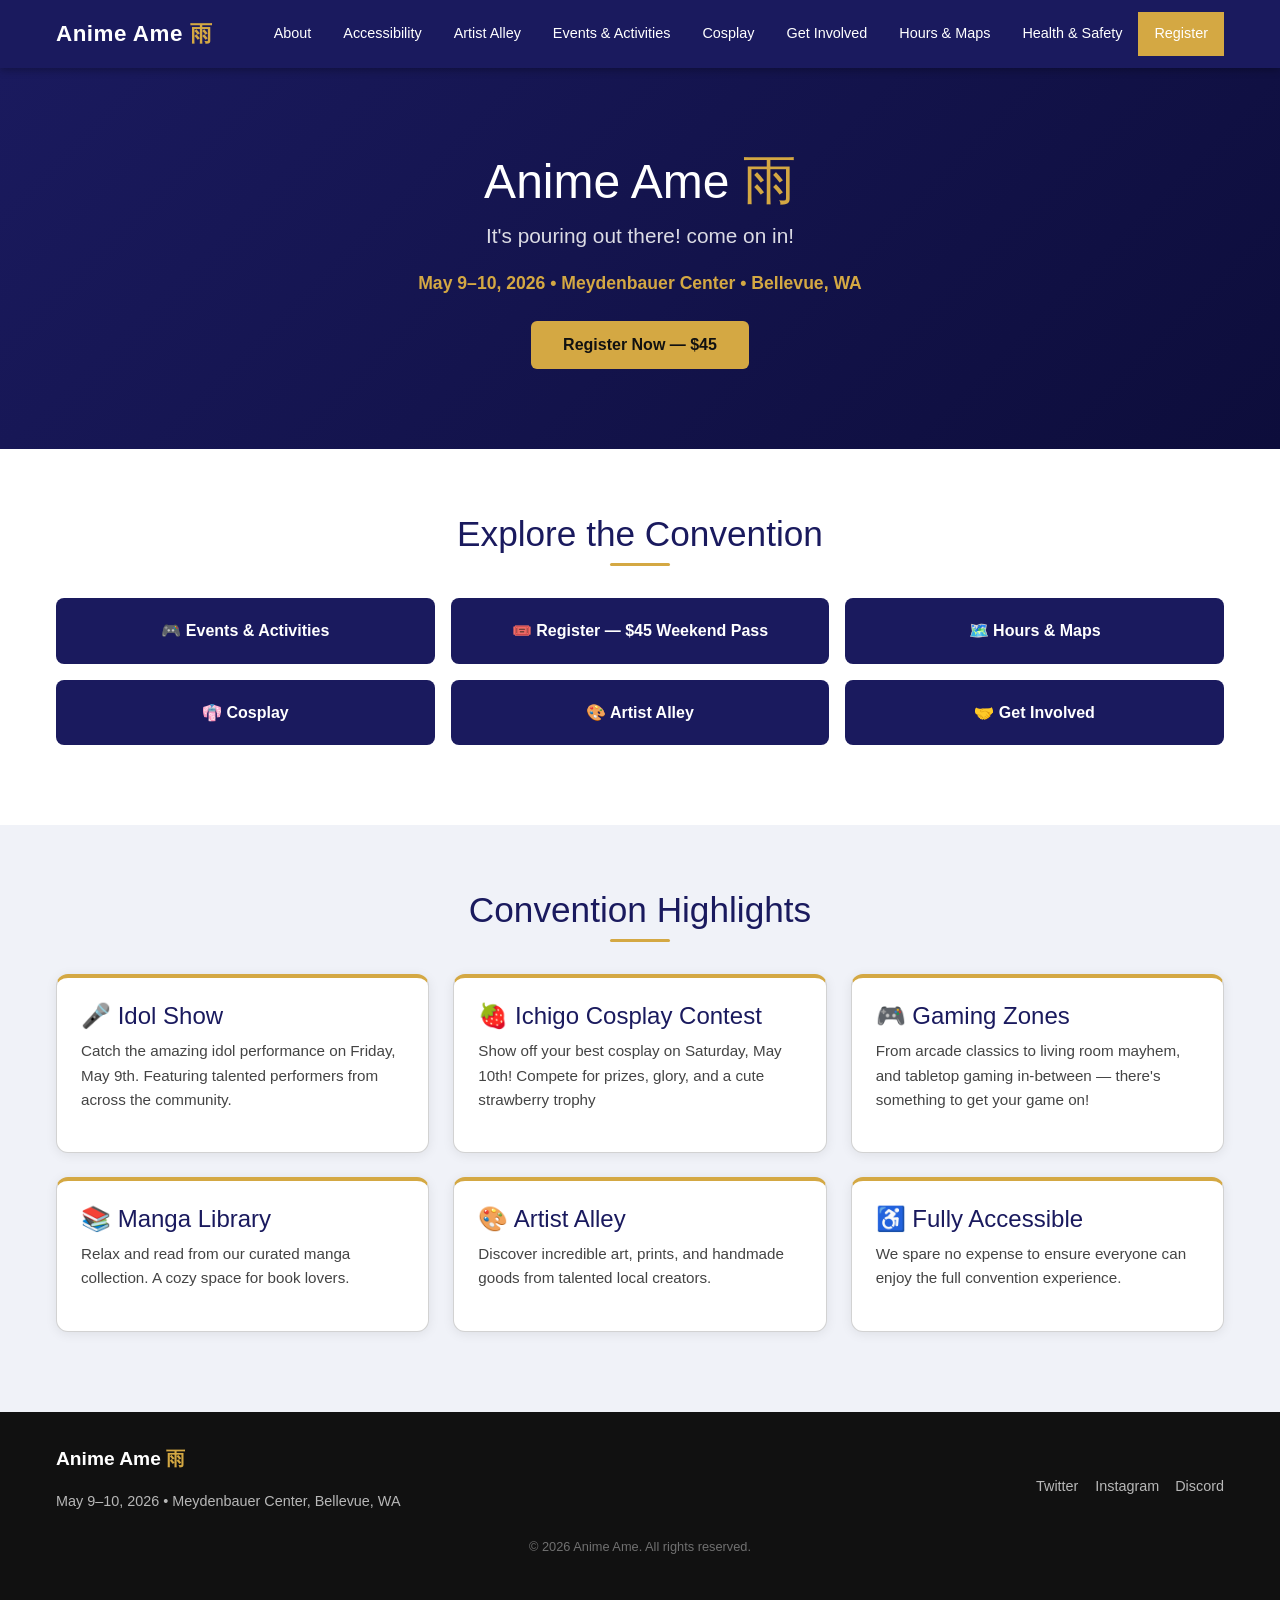
<file: index.html>
<!DOCTYPE html>
<html data-bs-theme="light" lang="en">

<head>
    <meta charset="utf-8">
    <meta name="viewport" content="width=device-width, initial-scale=1.0, shrink-to-fit=no">
    <title>Anime Ame 雨 — Anime Convention | May 9-10, 2026</title>
    <link rel="stylesheet" href="assets/bootstrap/css/bootstrap.min.css">
    <link rel="stylesheet" href="assets/css/styles.css">
</head>

<body>
    <nav class="navbar">
        <div class="container"><a href="index.html" class="navbar__logo">Anime Ame <span>雨</span></a><button class="navbar__toggle" aria-label="Toggle navigation" aria-expanded="false"><span></span><span></span><span></span></button>
            <div class="navbar__menu"><a href="about.html">About</a><a href="accessibility.html">Accessibility</a><a href="artist-alley.html">Artist Alley</a><a href="events.html">Events &amp; Activities</a><a href="cosplay.html">Cosplay</a><a href="get-involved.html">Get Involved</a><a href="hours-map.html">Hours &amp; Maps</a><a href="health-safety.html">Health &amp; Safety</a><a class="btn--gold" href="register.html" role="button">Register</a></div>
        </div>
    </nav>
    <section class="hero">
        <div class="container">
            <h1>Anime Ame <span class="kanji">雨</span></h1>
            <p class="hero__subtitle">It's pouring out there! come on in!</p>
            <p class="hero__details">May 9–10, 2026 • Meydenbauer Center • Bellevue, WA</p><a class="btn btn--gold" role="button" href="register.html">Register Now — $45</a>
        </div>
    </section>
    <section class="section">
        <div class="container">
            <h2 class="section__title">Explore the Convention</h2>
            <div class="quick-links"><a href="events.html">🎮 Events &amp; Activities</a><a href="register.html">🎟️ Register — $45 Weekend Pass</a><a href="hours-map.html">🗺️ Hours &amp; Maps</a><a href="cosplay.html">👘 Cosplay</a><a href="artist-alley.html">🎨 Artist Alley</a><a href="get-involved.html">🤝 Get Involved</a></div>
        </div>
    </section>
    <section class="section section--alt">
        <div class="container">
            <h2 class="section__title">Convention Highlights</h2>
            <div class="cards">
                <div class="card">
                    <h3>🎤 Idol Show</h3>
                    <p>Catch the amazing idol performance on Friday, May 9th. Featuring talented performers from across the community.</p>
                </div>
                <div class="card">
                    <h3>🍓 Ichigo Cosplay Contest</h3>
                    <p>Show off your best cosplay on Saturday, May 10th! Compete for prizes, glory, and a cute strawberry trophy</p>
                </div>
                <div class="card">
                    <h3>🎮 Gaming Zones</h3>
                    <p>From arcade classics to living room mayhem, and tabletop gaming in-between — there's something to get your game on!</p>
                </div>
                <div class="card">
                    <h3>📚 Manga Library</h3>
                    <p>Relax and read from our curated manga collection. A cozy space for book lovers.</p>
                </div>
                <div class="card">
                    <h3>🎨 Artist Alley</h3>
                    <p>Discover incredible art, prints, and handmade goods from talented local creators.</p>
                </div>
                <div class="card">
                    <h3>♿ Fully Accessible</h3>
                    <p>We spare no expense to ensure everyone can enjoy the full convention experience.</p>
                </div>
            </div>
        </div>
    </section>
    <footer class="footer">
        <div class="container">
            <div class="footer__content">
                <div>
                    <p class="footer__logo">Anime Ame <span>雨</span></p>
                    <p class="footer__info">May 9–10, 2026 • Meydenbauer Center, Bellevue, WA</p>
                </div>
                <div class="footer__socials"><a href="#">Twitter</a><a href="#">Instagram</a><a href="#">Discord</a></div>
            </div>
            <p class="footer__copy">© 2026 Anime Ame. All rights reserved.</p>
        </div>
    </footer>
    <script src="assets/bootstrap/js/bootstrap.min.js"></script>
    <script src="assets/js/main.js"></script>
</body>

</html>
</file>
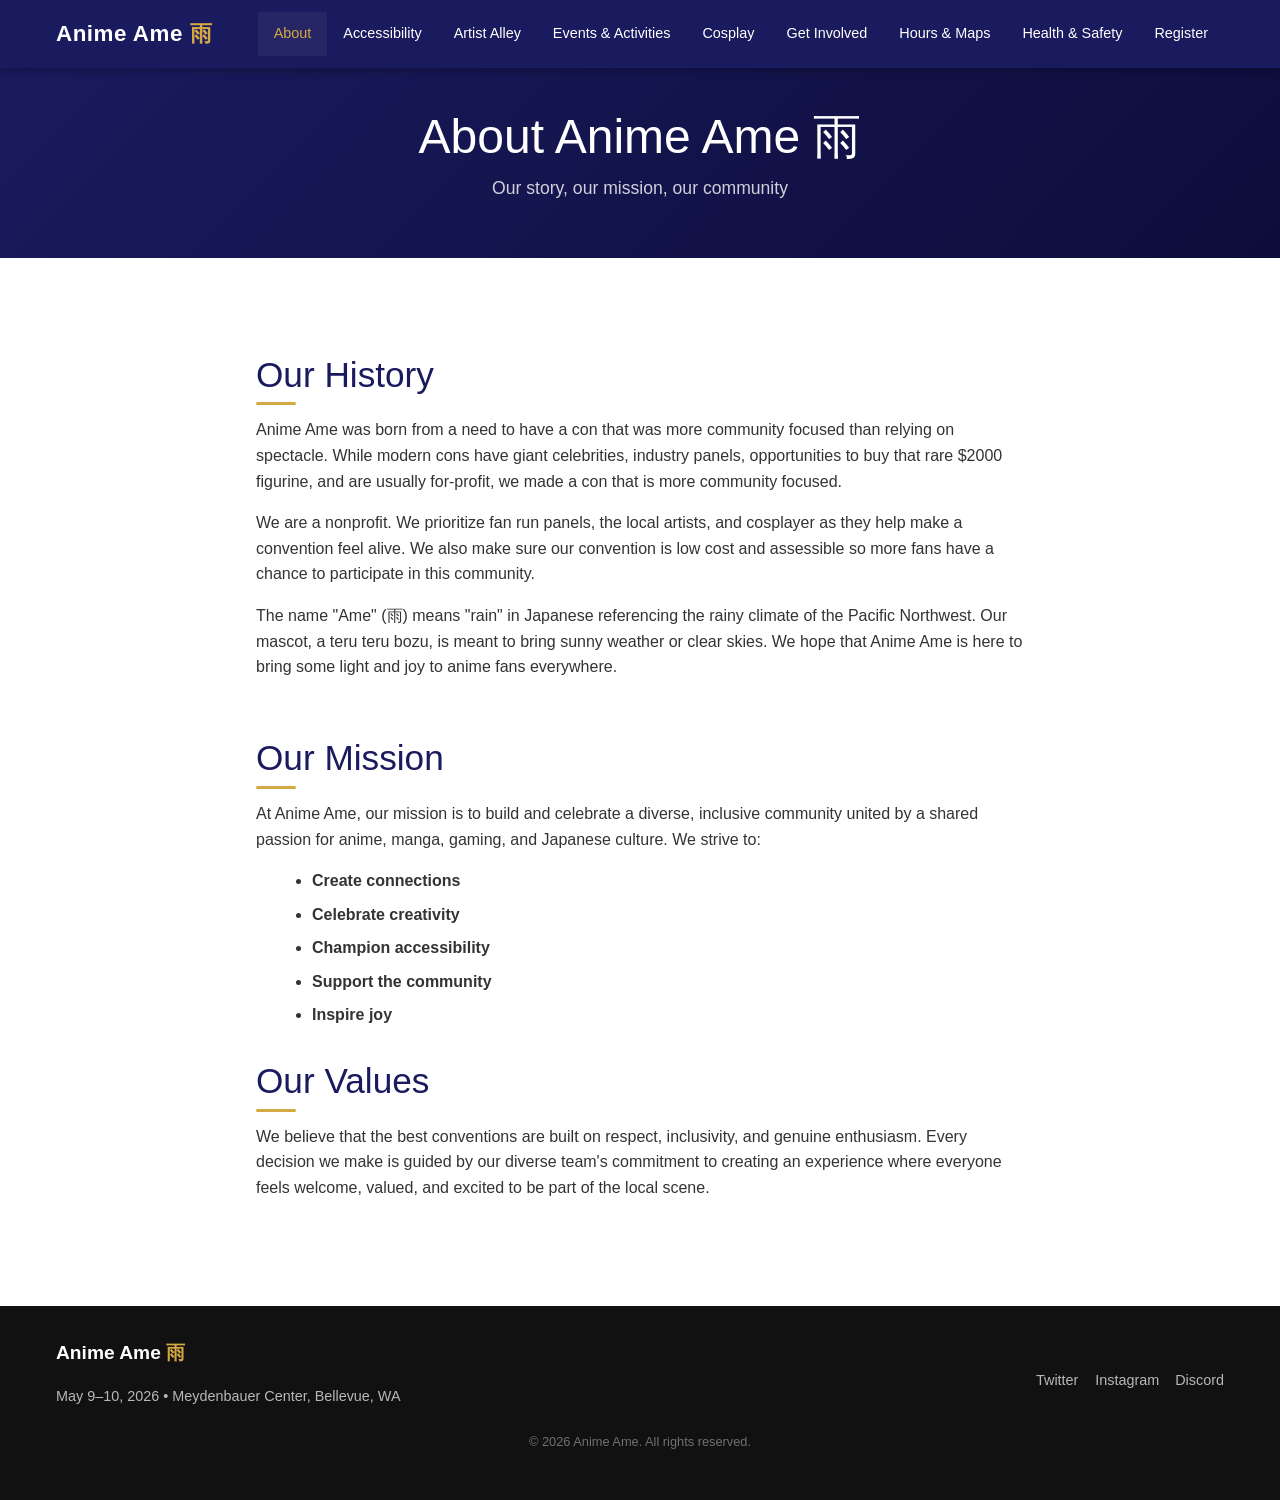
<file: about.html>
<!DOCTYPE html>
<html data-bs-theme="light" lang="en">

<head>
    <meta charset="utf-8">
    <meta name="viewport" content="width=device-width, initial-scale=1.0, shrink-to-fit=no">
    <title>About | Anime Ame 雨</title>
    <link rel="stylesheet" href="assets/bootstrap/css/bootstrap.min.css">
    <link rel="stylesheet" href="assets/css/styles.css">
</head>

<body>
    <nav class="navbar">
        <div class="container"><a href="index.html" class="navbar__logo">Anime Ame <span>雨</span></a><button class="navbar__toggle" aria-label="Toggle navigation" aria-expanded="false"><span></span><span></span><span></span></button>
            <div class="navbar__menu"><a href="about.html">About</a><a href="accessibility.html">Accessibility</a><a href="artist-alley.html">Artist Alley</a><a href="events.html">Events &amp; Activities</a><a href="cosplay.html">Cosplay</a><a href="get-involved.html">Get Involved</a><a href="hours-map.html">Hours &amp; Maps</a><a href="health-safety.html">Health &amp; Safety</a><a href="register.html">Register</a></div>
        </div>
    </nav>
    <section class="page-header">
        <div class="container">
            <h1>About Anime Ame <span class="kanji">雨</span></h1>
            <p>Our story, our mission, our community</p>
        </div>
    </section>
    <section class="section">
        <div class="container content-block">
            <h2>Our History</h2>
            <p>Anime Ame was born from a need to have a con that was more community focused than relying on spectacle. While modern cons have giant celebrities, industry panels, opportunities to buy that rare $2000 figurine, and are usually for-profit, we made a con that is more community focused.</p>
            <p>We are a nonprofit. We prioritize fan run panels, the local artists, and cosplayer as they help make a convention feel alive. We also make sure our convention is low cost and assessible so more fans have a chance to participate in this community.</p>
            <p>The name "Ame" (雨) means "rain" in Japanese referencing the rainy climate of the Pacific Northwest.&nbsp;Our mascot, a teru teru bozu, is meant to bring sunny weather or clear skies. We hope that Anime Ame is here to bring some light and joy to anime fans everywhere.<br><br></p>
            <p></p>
            <h2>Our Mission</h2>
            <p>At Anime Ame, our mission is to build and celebrate a diverse, inclusive community united by a shared passion for anime, manga, gaming, and Japanese culture. We strive to:</p>
            <ul>
                <li><strong>Create connections</strong></li>
                <li><strong>Celebrate creativity</strong></li>
                <li><strong>Champion accessibility</strong></li>
                <li><strong>Support the community</strong></li>
                <li><strong>Inspire joy</strong></li>
            </ul>
            <h2>Our Values</h2>
            <p>We believe that the best conventions are built on respect, inclusivity, and genuine enthusiasm. Every decision we make is guided by our diverse team's commitment to creating an experience where everyone feels welcome, valued, and excited to be part of the local scene.<br><br></p>
            <p></p>
        </div>
    </section>
    <footer class="footer">
        <div class="container">
            <div class="footer__content">
                <div>
                    <p class="footer__logo">Anime Ame <span>雨</span></p>
                    <p class="footer__info">May 9–10, 2026 • Meydenbauer Center, Bellevue, WA</p>
                </div>
                <div class="footer__socials"><a href="#">Twitter</a><a href="#">Instagram</a><a href="#">Discord</a></div>
            </div>
            <p class="footer__copy">© 2026 Anime Ame. All rights reserved.</p>
        </div>
    </footer>
    <script src="assets/bootstrap/js/bootstrap.min.js"></script>
    <script src="assets/js/main.js"></script>
</body>

</html>
</file>
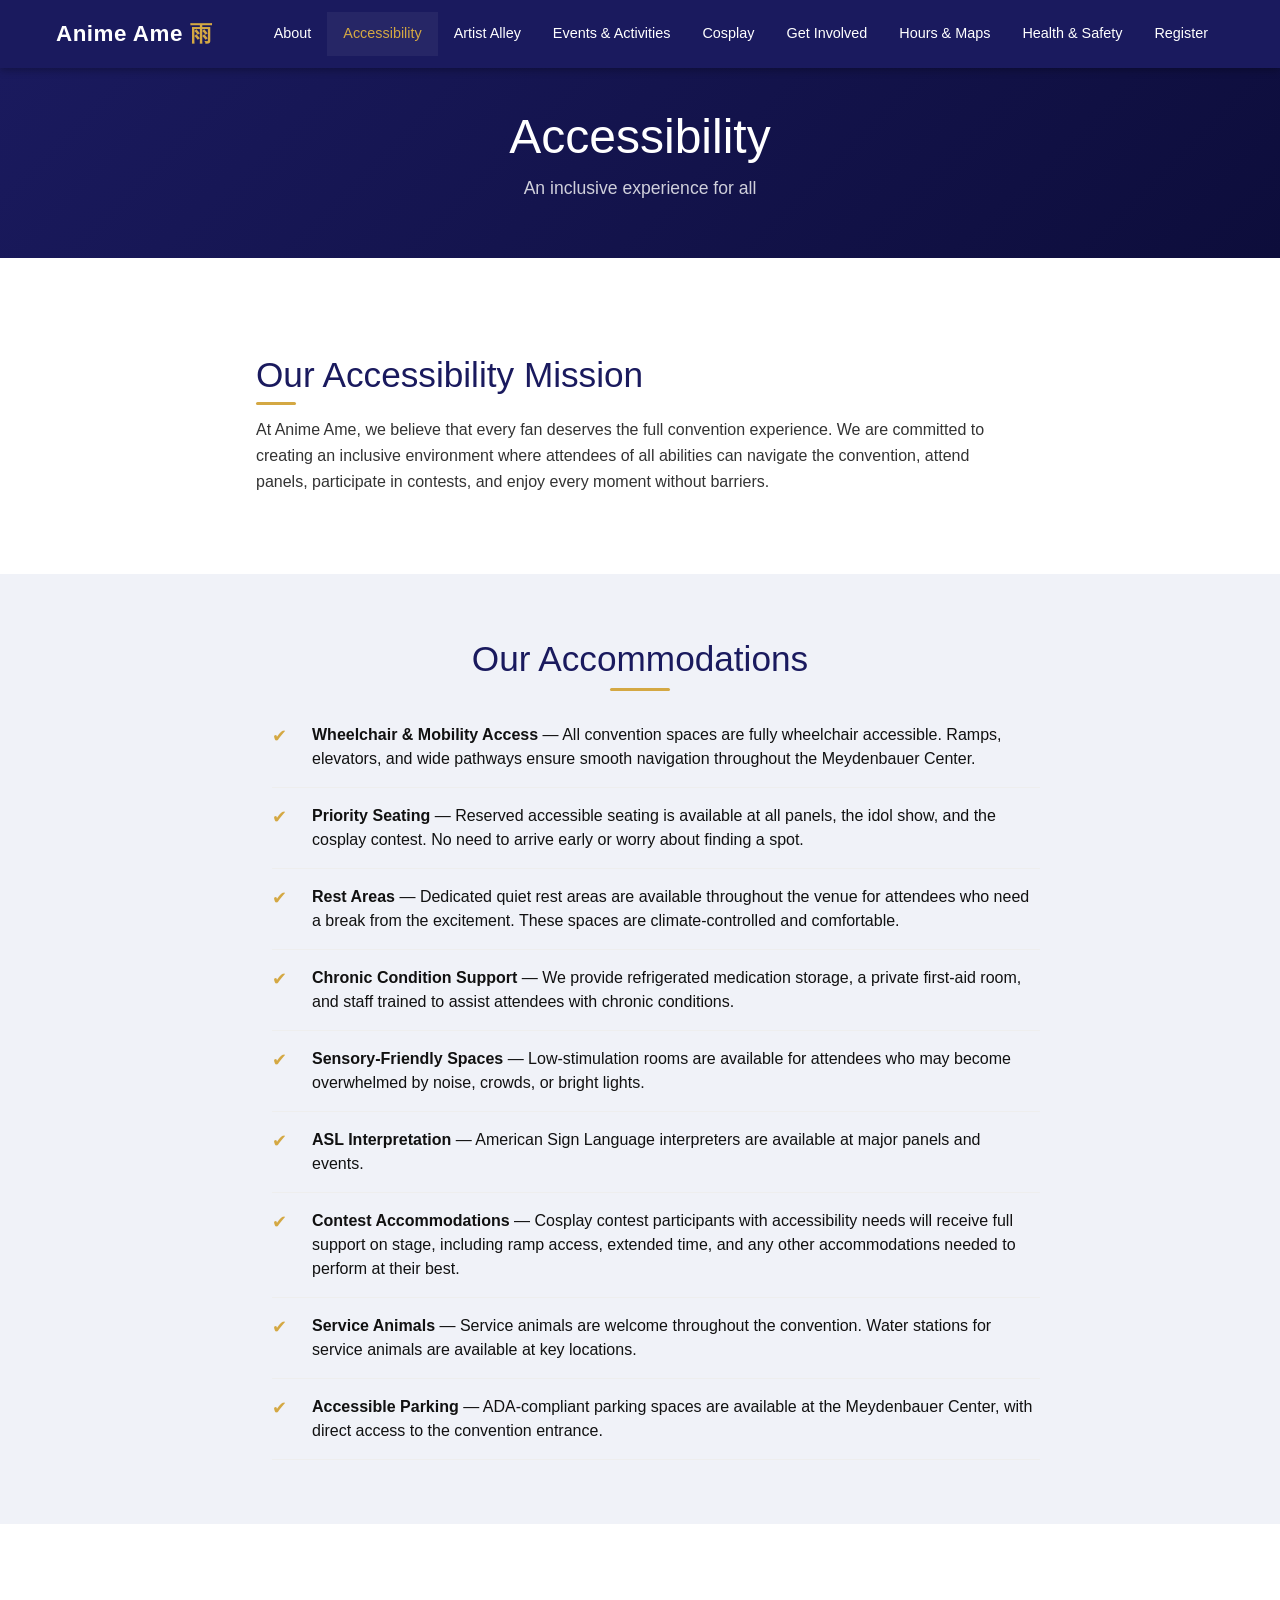
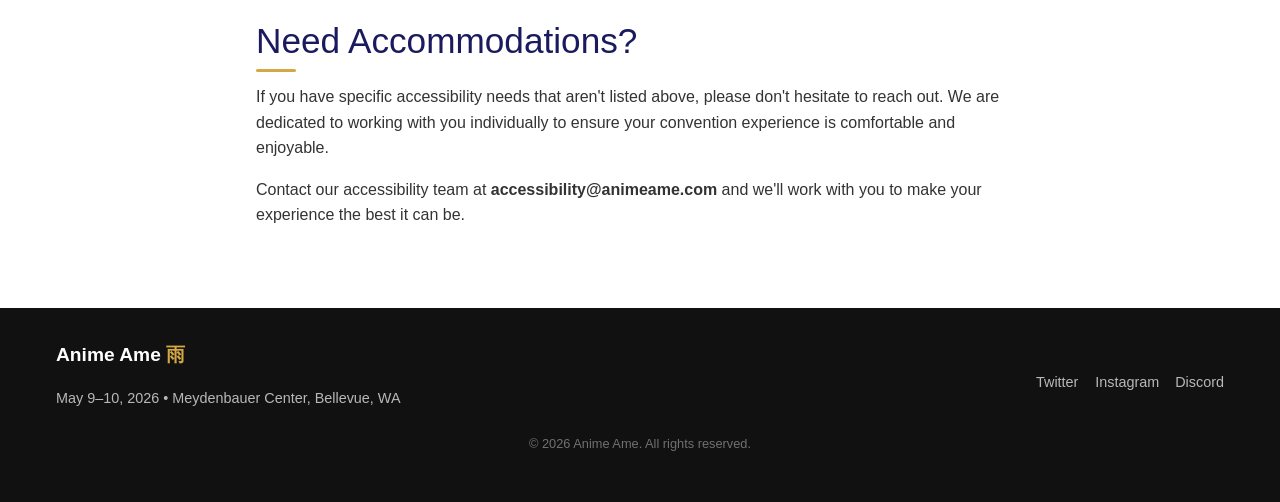
<file: accessibility.html>
<!DOCTYPE html>
<html data-bs-theme="light" lang="en">

<head>
    <meta charset="utf-8">
    <meta name="viewport" content="width=device-width, initial-scale=1.0, shrink-to-fit=no">
    <title>Accessibility | Anime Ame 雨</title>
    <link rel="stylesheet" href="assets/bootstrap/css/bootstrap.min.css">
    <link rel="stylesheet" href="assets/css/styles.css">
</head>

<body>
    <nav class="navbar">
        <div class="container"><a href="index.html" class="navbar__logo">Anime Ame <span>雨</span></a><button class="navbar__toggle" aria-label="Toggle navigation" aria-expanded="false"><span></span><span></span><span></span></button>
            <div class="navbar__menu"><a href="about.html">About</a><a href="accessibility.html">Accessibility</a><a href="artist-alley.html">Artist Alley</a><a href="events.html">Events &amp; Activities</a><a href="cosplay.html">Cosplay</a><a href="get-involved.html">Get Involved</a><a href="hours-map.html">Hours &amp; Maps</a><a href="health-safety.html">Health &amp; Safety</a><a href="register.html">Register</a></div>
        </div>
    </nav>
    <section class="page-header">
        <div class="container">
            <h1>Accessibility</h1>
            <p>An inclusive experience for all</p>
        </div>
    </section>
    <section class="section">
        <div class="container content-block">
            <h2>Our Accessibility Mission</h2>
            <p>At Anime Ame, we believe that every fan deserves the full convention experience. We are committed to creating an inclusive environment where attendees of all abilities can navigate the convention, attend panels, participate in contests, and enjoy every moment without barriers.</p>
        </div>
    </section>
    <section class="section section--alt">
        <div class="container">
            <h2 class="section__title">Our Accommodations</h2>
            <ul class="features-list">
                <li><strong>Wheelchair &amp; Mobility Access</strong> — All convention spaces are fully wheelchair accessible. Ramps, elevators, and wide pathways ensure smooth navigation throughout the Meydenbauer Center.</li>
                <li><strong>Priority Seating</strong> — Reserved accessible seating is available at all panels, the idol show, and the cosplay contest. No need to arrive early or worry about finding a spot.</li>
                <li><strong>Rest Areas</strong> — Dedicated quiet rest areas are available throughout the venue for attendees who need a break from the excitement. These spaces are climate-controlled and comfortable.</li>
                <li><strong>Chronic Condition Support</strong> — We provide refrigerated medication storage, a private first-aid room, and staff trained to assist attendees with chronic conditions.</li>
                <li><strong>Sensory-Friendly Spaces</strong> — Low-stimulation rooms are available for attendees who may become overwhelmed by noise, crowds, or bright lights.</li>
                <li><strong>ASL Interpretation</strong> — American Sign Language interpreters are available at major panels and events.&nbsp;</li>
                <li><strong>Contest Accommodations</strong> — Cosplay contest participants with accessibility needs will receive full support on stage, including ramp access, extended time, and any other accommodations needed to perform at their best.</li>
                <li><strong>Service Animals</strong> — Service animals are welcome throughout the convention. Water stations for service animals are available at key locations.</li>
                <li><strong>Accessible Parking</strong> — ADA-compliant parking spaces are available at the Meydenbauer Center, with direct access to the convention entrance.</li>
            </ul>
        </div>
    </section>
    <section class="section">
        <div class="container content-block">
            <h2>Need Accommodations?</h2>
            <p>If you have specific accessibility needs that aren't listed above, please don't hesitate to reach out. We are dedicated to working with you individually to ensure your convention experience is comfortable and enjoyable.</p>
            <p>Contact our accessibility team at <strong>accessibility@animeame.com</strong> and we'll work with you to make your experience the best it can be.</p>
        </div>
    </section>
    <footer class="footer">
        <div class="container">
            <div class="footer__content">
                <div>
                    <p class="footer__logo">Anime Ame <span>雨</span></p>
                    <p class="footer__info">May 9–10, 2026 • Meydenbauer Center, Bellevue, WA</p>
                </div>
                <div class="footer__socials"><a href="#">Twitter</a><a href="#">Instagram</a><a href="#">Discord</a></div>
            </div>
            <p class="footer__copy">© 2026 Anime Ame. All rights reserved.</p>
        </div>
    </footer>
    <script src="assets/bootstrap/js/bootstrap.min.js"></script>
    <script src="assets/js/main.js"></script>
</body>

</html>
</file>
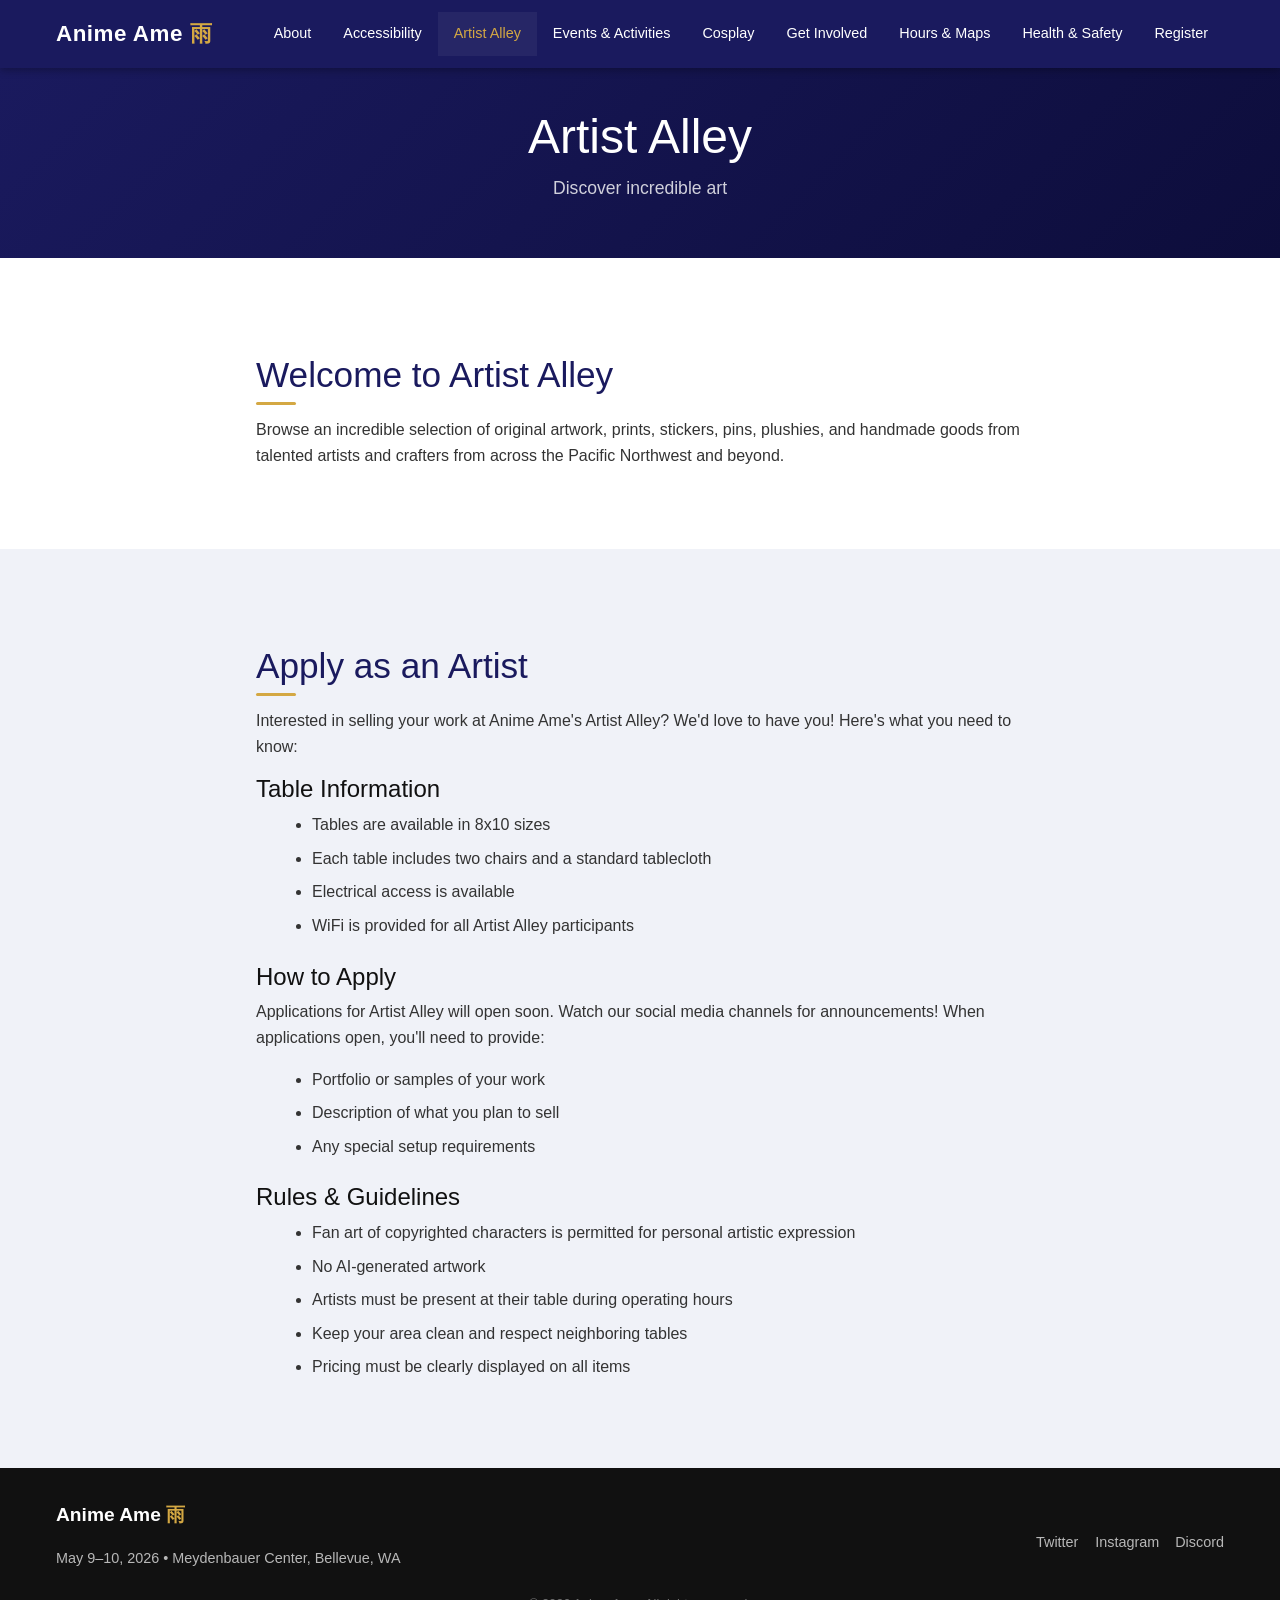
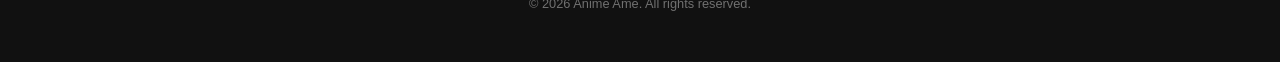
<file: artist-alley.html>
<!DOCTYPE html>
<html data-bs-theme="light" lang="en">

<head>
    <meta charset="utf-8">
    <meta name="viewport" content="width=device-width, initial-scale=1.0, shrink-to-fit=no">
    <title>Artist Alley | Anime Ame 雨</title>
    <link rel="stylesheet" href="assets/bootstrap/css/bootstrap.min.css">
    <link rel="stylesheet" href="assets/css/styles.css">
</head>

<body>
    <nav class="navbar">
        <div class="container"><a href="index.html" class="navbar__logo">Anime Ame <span>雨</span></a><button class="navbar__toggle" aria-label="Toggle navigation" aria-expanded="false"><span></span><span></span><span></span></button>
            <div class="navbar__menu"><a href="about.html">About</a><a href="accessibility.html">Accessibility</a><a href="artist-alley.html">Artist Alley</a><a href="events.html">Events &amp; Activities</a><a href="cosplay.html">Cosplay</a><a href="get-involved.html">Get Involved</a><a href="hours-map.html">Hours &amp; Maps</a><a href="health-safety.html">Health &amp; Safety</a><a href="register.html">Register</a></div>
        </div>
    </nav>
    <section class="page-header">
        <div class="container">
            <h1>Artist Alley</h1>
            <p>Discover incredible art</p>
        </div>
    </section>
    <section class="section">
        <div class="container content-block">
            <h2>Welcome to Artist Alley</h2>
            <p>Browse an incredible selection of original artwork, prints, stickers, pins, plushies, and handmade goods from talented artists and crafters from across the Pacific Northwest and beyond.</p>
        </div>
    </section>
    <section class="section section--alt">
        <div class="container content-block">
            <h2>Apply as an Artist</h2>
            <p>Interested in selling your work at Anime Ame's Artist Alley? We'd love to have you! Here's what you need to know:</p>
            <h3>Table Information</h3>
            <ul>
                <li>Tables are available in 8x10 sizes</li>
                <li>Each table includes two chairs and a standard tablecloth</li>
                <li>Electrical access is available</li>
                <li>WiFi is provided for all Artist Alley participants</li>
            </ul>
            <h3>How to Apply</h3>
            <p>Applications for Artist Alley will open soon. Watch our social media channels for announcements! When applications open, you'll need to provide:</p>
            <ul>
                <li>Portfolio or samples of your work</li>
                <li>Description of what you plan to sell</li>
                <li>Any special setup requirements</li>
            </ul>
            <h3>Rules &amp; Guidelines</h3>
            <ul>
                <li>Fan art of copyrighted characters is permitted for personal artistic expression</li>
                <li>No AI-generated artwork</li>
                <li>Artists must be present at their table during operating hours</li>
                <li>Keep your area clean and respect neighboring tables</li>
                <li>Pricing must be clearly displayed on all items</li>
            </ul>
        </div>
    </section>
    <footer class="footer">
        <div class="container">
            <div class="footer__content">
                <div>
                    <p class="footer__logo">Anime Ame <span>雨</span></p>
                    <p class="footer__info">May 9–10, 2026 • Meydenbauer Center, Bellevue, WA</p>
                </div>
                <div class="footer__socials"><a href="#">Twitter</a><a href="#">Instagram</a><a href="#">Discord</a></div>
            </div>
            <p class="footer__copy">© 2026 Anime Ame. All rights reserved.</p>
        </div>
    </footer>
    <script src="assets/bootstrap/js/bootstrap.min.js"></script>
    <script src="assets/js/main.js"></script>
</body>

</html>
</file>
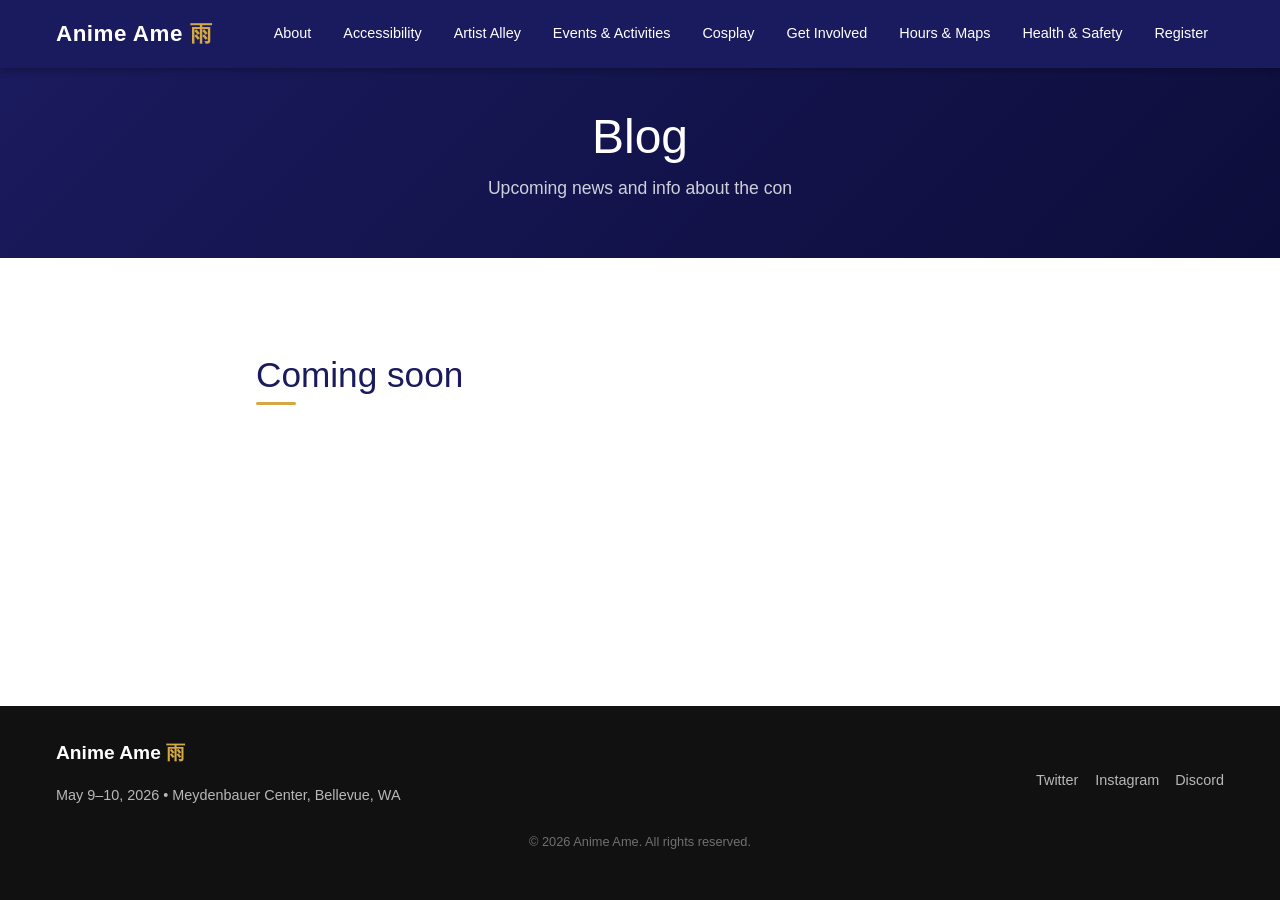
<file: blog-list.html>
<!DOCTYPE html>
<html data-bs-theme="light" lang="en">

<head>
    <meta charset="utf-8">
    <meta name="viewport" content="width=device-width, initial-scale=1.0, shrink-to-fit=no">
    <title>Health &amp; Safety | Anime Ame 雨</title>
    <link rel="stylesheet" href="assets/bootstrap/css/bootstrap.min.css">
    <link rel="stylesheet" href="assets/css/styles.css">
</head>

<body>
    <nav class="navbar">
        <div class="container"><a href="index.html" class="navbar__logo">Anime Ame <span>雨</span></a><button class="navbar__toggle" aria-label="Toggle navigation" aria-expanded="false"><span></span><span></span><span></span></button>
            <div class="navbar__menu"><a href="about.html">About</a><a href="accessibility.html">Accessibility</a><a href="artist-alley.html">Artist Alley</a><a href="events.html">Events &amp; Activities</a><a href="cosplay.html">Cosplay</a><a href="get-involved.html">Get Involved</a><a href="hours-map.html">Hours &amp; Maps</a><a href="health-safety.html">Health &amp; Safety</a><a href="register.html">Register</a></div>
        </div>
    </nav>
    <section class="page-header">
        <div class="container">
            <h1>Blog</h1>
            <p>Upcoming news and info about the con</p>
        </div>
    </section>
    <section class="section">
        <div class="container content-block">
            <h2>Coming soon</h2>
        </div>
    </section>
    <footer class="footer">
        <div class="container">
            <div class="footer__content">
                <div>
                    <p class="footer__logo">Anime Ame <span>雨</span></p>
                    <p class="footer__info">May 9–10, 2026 • Meydenbauer Center, Bellevue, WA</p>
                </div>
                <div class="footer__socials"><a href="#">Twitter</a><a href="#">Instagram</a><a href="#">Discord</a></div>
            </div>
            <p class="footer__copy">© 2026 Anime Ame. All rights reserved.</p>
        </div>
    </footer>
    <script src="assets/bootstrap/js/bootstrap.min.js"></script>
    <script src="assets/js/main.js"></script>
</body>

</html>
</file>
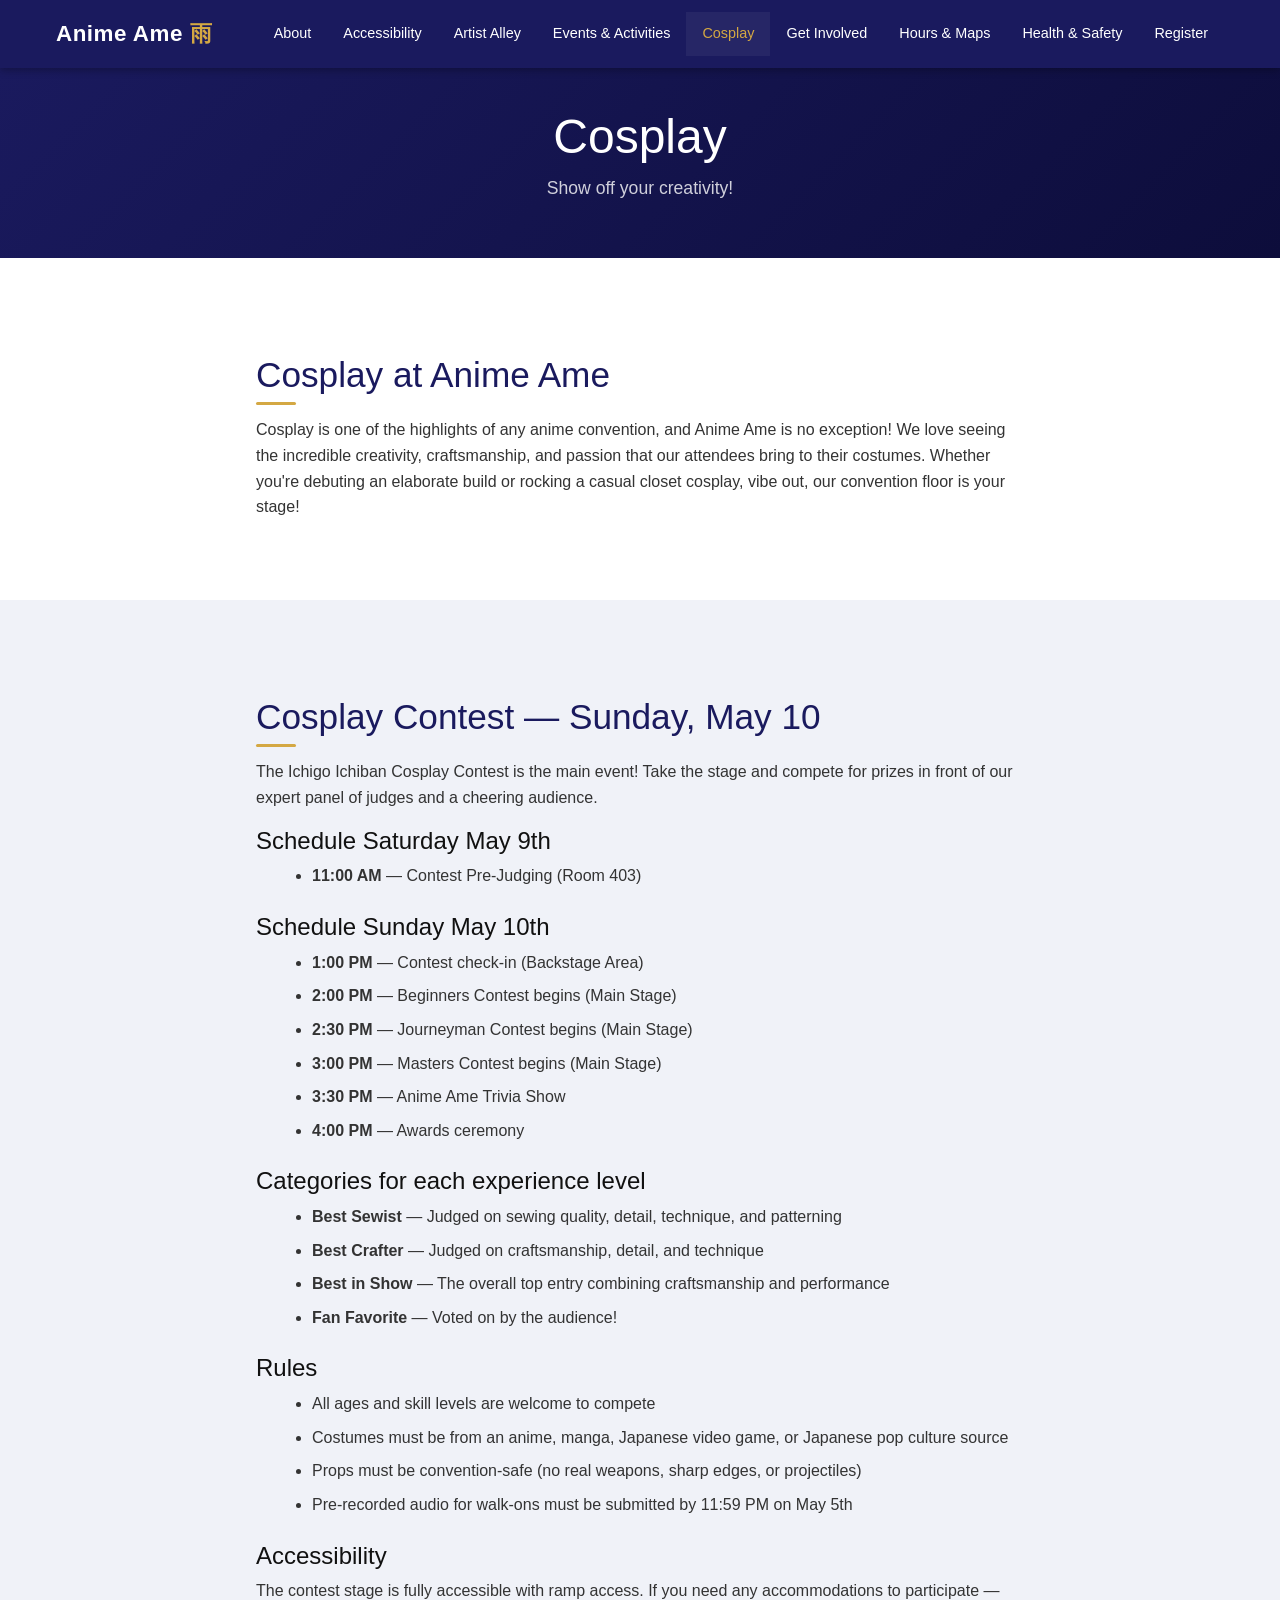
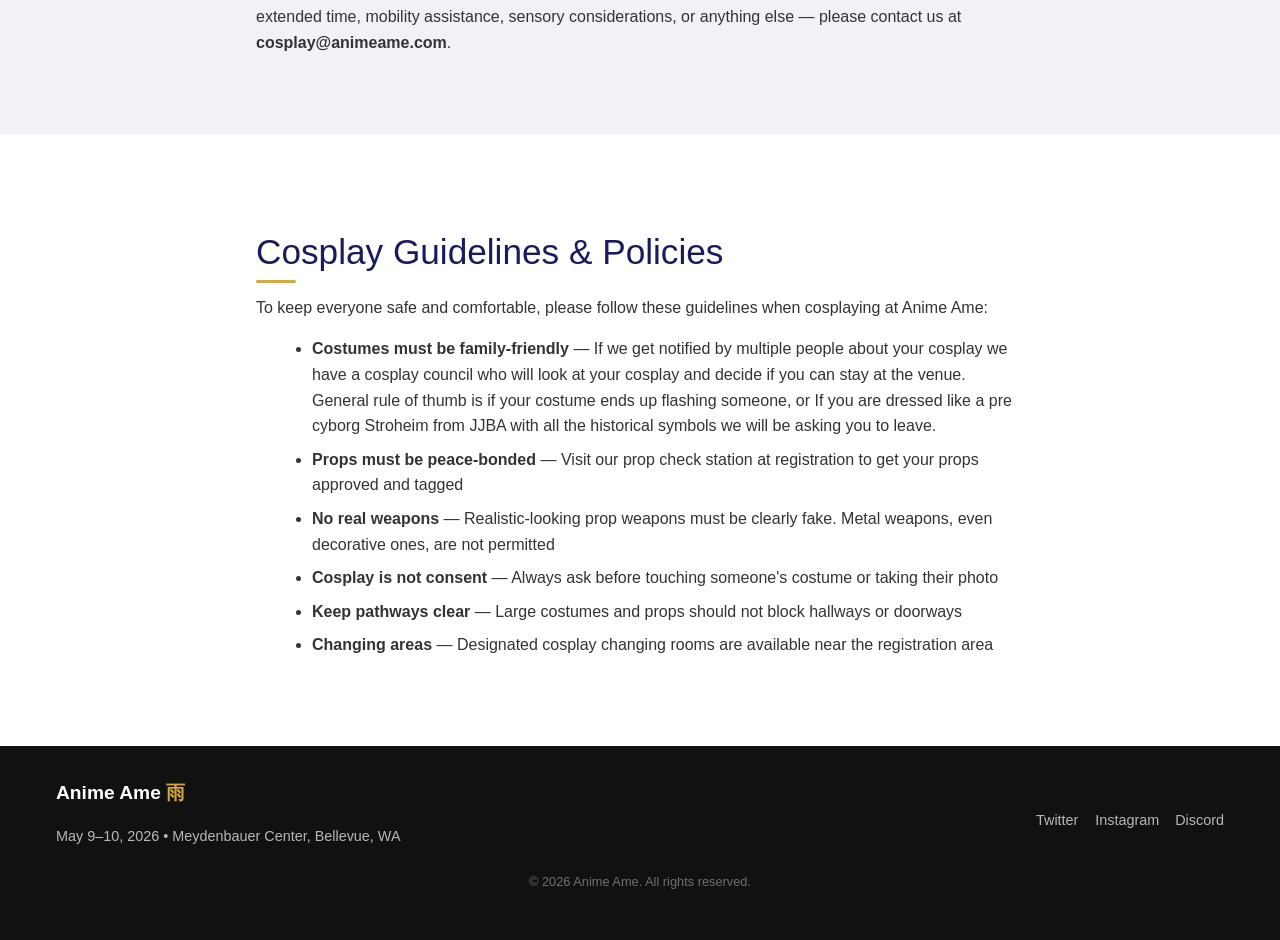
<file: cosplay.html>
<!DOCTYPE html>
<html data-bs-theme="light" lang="en">

<head>
    <meta charset="utf-8">
    <meta name="viewport" content="width=device-width, initial-scale=1.0, shrink-to-fit=no">
    <title>Cosplay | Anime Ame 雨</title>
    <link rel="stylesheet" href="assets/bootstrap/css/bootstrap.min.css">
    <link rel="stylesheet" href="assets/css/styles.css">
</head>

<body>
    <nav class="navbar">
        <div class="container"><a href="index.html" class="navbar__logo">Anime Ame <span>雨</span></a><button class="navbar__toggle" aria-label="Toggle navigation" aria-expanded="false"><span></span><span></span><span></span></button>
            <div class="navbar__menu"><a href="about.html">About</a><a href="accessibility.html">Accessibility</a><a href="artist-alley.html">Artist Alley</a><a href="events.html">Events &amp; Activities</a><a href="cosplay.html">Cosplay</a><a href="get-involved.html">Get Involved</a><a href="hours-map.html">Hours &amp; Maps</a><a href="health-safety.html">Health &amp; Safety</a><a href="register.html">Register</a></div>
        </div>
    </nav>
    <section class="page-header">
        <div class="container">
            <h1>Cosplay</h1>
            <p>Show off your creativity!</p>
        </div>
    </section>
    <section class="section">
        <div class="container content-block">
            <h2>Cosplay at Anime Ame</h2>
            <p>Cosplay is one of the highlights of any anime convention, and Anime Ame is no exception! We love seeing the incredible creativity, craftsmanship, and passion that our attendees bring to their costumes. Whether you're debuting an elaborate build or rocking a casual closet cosplay, vibe out,&nbsp;our convention floor is your stage!&nbsp;</p>
            <p></p>
        </div>
    </section>
    <section class="section section--alt">
        <div class="container content-block">
            <h2>Cosplay Contest — Sunday, May 10</h2>
            <p>The Ichigo Ichiban Cosplay Contest is the main event! Take the stage and compete for prizes in front of our expert panel of judges and a cheering audience.</p>
            <h3>Schedule Saturday May 9th</h3>
            <ul>
                <li><strong>11:00 AM</strong> — Contest Pre-Judging (Room 403)</li>
            </ul>
            <h3>Schedule Sunday May 10th</h3>
            <ul>
                <li><strong>1:00 PM</strong> — Contest check-in (Backstage Area)</li>
                <li><strong>2:00 PM</strong> — Beginners Contest begins (Main Stage)</li>
                <li><strong>2:30 PM</strong> — Journeyman Contest begins (Main Stage)</li>
                <li><strong>3:00 PM</strong> — Masters Contest begins (Main Stage)</li>
                <li><strong>3:30 PM</strong> — Anime Ame Trivia Show</li>
                <li><strong>4:00 PM</strong> — Awards ceremony</li>
            </ul>
            <h3>Categories for each experience level</h3>
            <ul>
                <li><strong>Best Sewist</strong> — Judged on sewing quality, detail, technique, and patterning</li>
                <li><strong>Best Crafter&nbsp;</strong>—&nbsp;Judged on craftsmanship, detail, and technique</li>
                <li><strong>Best in Show</strong> — The overall top entry combining craftsmanship and performance</li>
                <li><strong>Fan Favorite</strong> — Voted on by the audience!</li>
            </ul>
            <h3>Rules</h3>
            <ul>
                <li>All ages and skill levels are welcome to compete</li>
                <li>Costumes must be from an anime, manga, Japanese video game, or Japanese pop culture source</li>
                <li>Props must be convention-safe (no real weapons, sharp edges, or projectiles)</li>
                <li>Pre-recorded audio for walk-ons must be submitted by 11:59 PM on May 5th</li>
            </ul>
            <h3>Accessibility</h3>
            <p>The contest stage is fully accessible with ramp access. If you need any accommodations to participate — extended time, mobility assistance, sensory considerations, or anything else — please contact us at <strong>cosplay@animeame.com</strong>.</p>
        </div>
    </section>
    <section class="section">
        <div class="container content-block">
            <h2>Cosplay Guidelines &amp; Policies</h2>
            <p>To keep everyone safe and comfortable, please follow these guidelines when cosplaying at Anime Ame:</p>
            <ul>
                <li><strong>Costumes must be family-friendly</strong> — If we get notified by multiple people about your cosplay we have a cosplay council who will look at your cosplay and decide if you can stay at the venue. General rule of thumb is if your costume ends up flashing someone, or If you are dressed like a pre cyborg&nbsp;Stroheim from JJBA with all the historical symbols we will be asking you to leave.</li>
                <li><strong>Props must be peace-bonded</strong> — Visit our prop check station at registration to get your props approved and tagged</li>
                <li><strong>No real weapons</strong> — Realistic-looking prop weapons must be clearly fake. Metal weapons, even decorative ones, are not permitted</li>
                <li><strong>Cosplay is not consent</strong> — Always ask before touching someone's costume or taking their photo</li>
                <li><strong>Keep pathways clear</strong> — Large costumes and props should not block hallways or doorways</li>
                <li><strong>Changing areas</strong> — Designated cosplay changing rooms are available near the registration area</li>
            </ul>
        </div>
    </section>
    <footer class="footer">
        <div class="container">
            <div class="footer__content">
                <div>
                    <p class="footer__logo">Anime Ame <span>雨</span></p>
                    <p class="footer__info">May 9–10, 2026 • Meydenbauer Center, Bellevue, WA</p>
                </div>
                <div class="footer__socials"><a href="#">Twitter</a><a href="#">Instagram</a><a href="#">Discord</a></div>
            </div>
            <p class="footer__copy">© 2026 Anime Ame. All rights reserved.</p>
        </div>
    </footer>
    <script src="assets/bootstrap/js/bootstrap.min.js"></script>
    <script src="assets/js/main.js"></script>
</body>

</html>
</file>
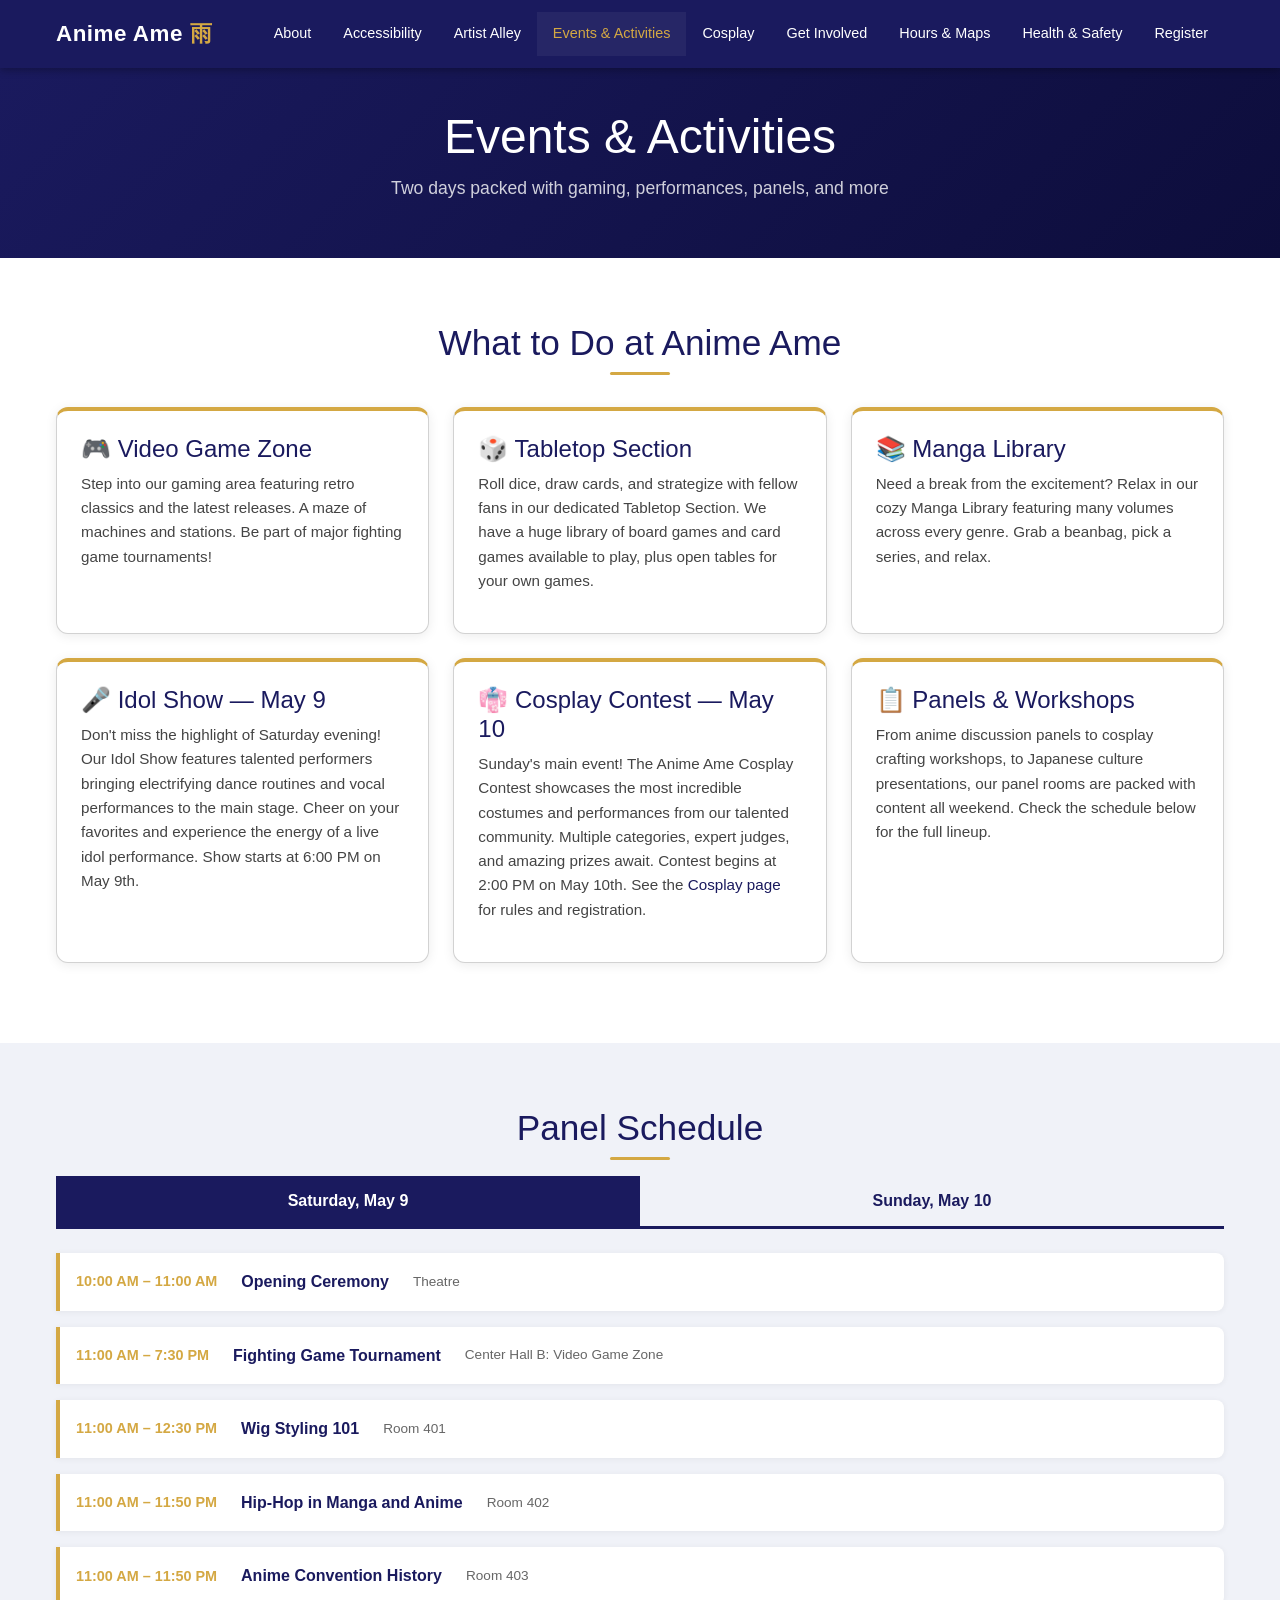
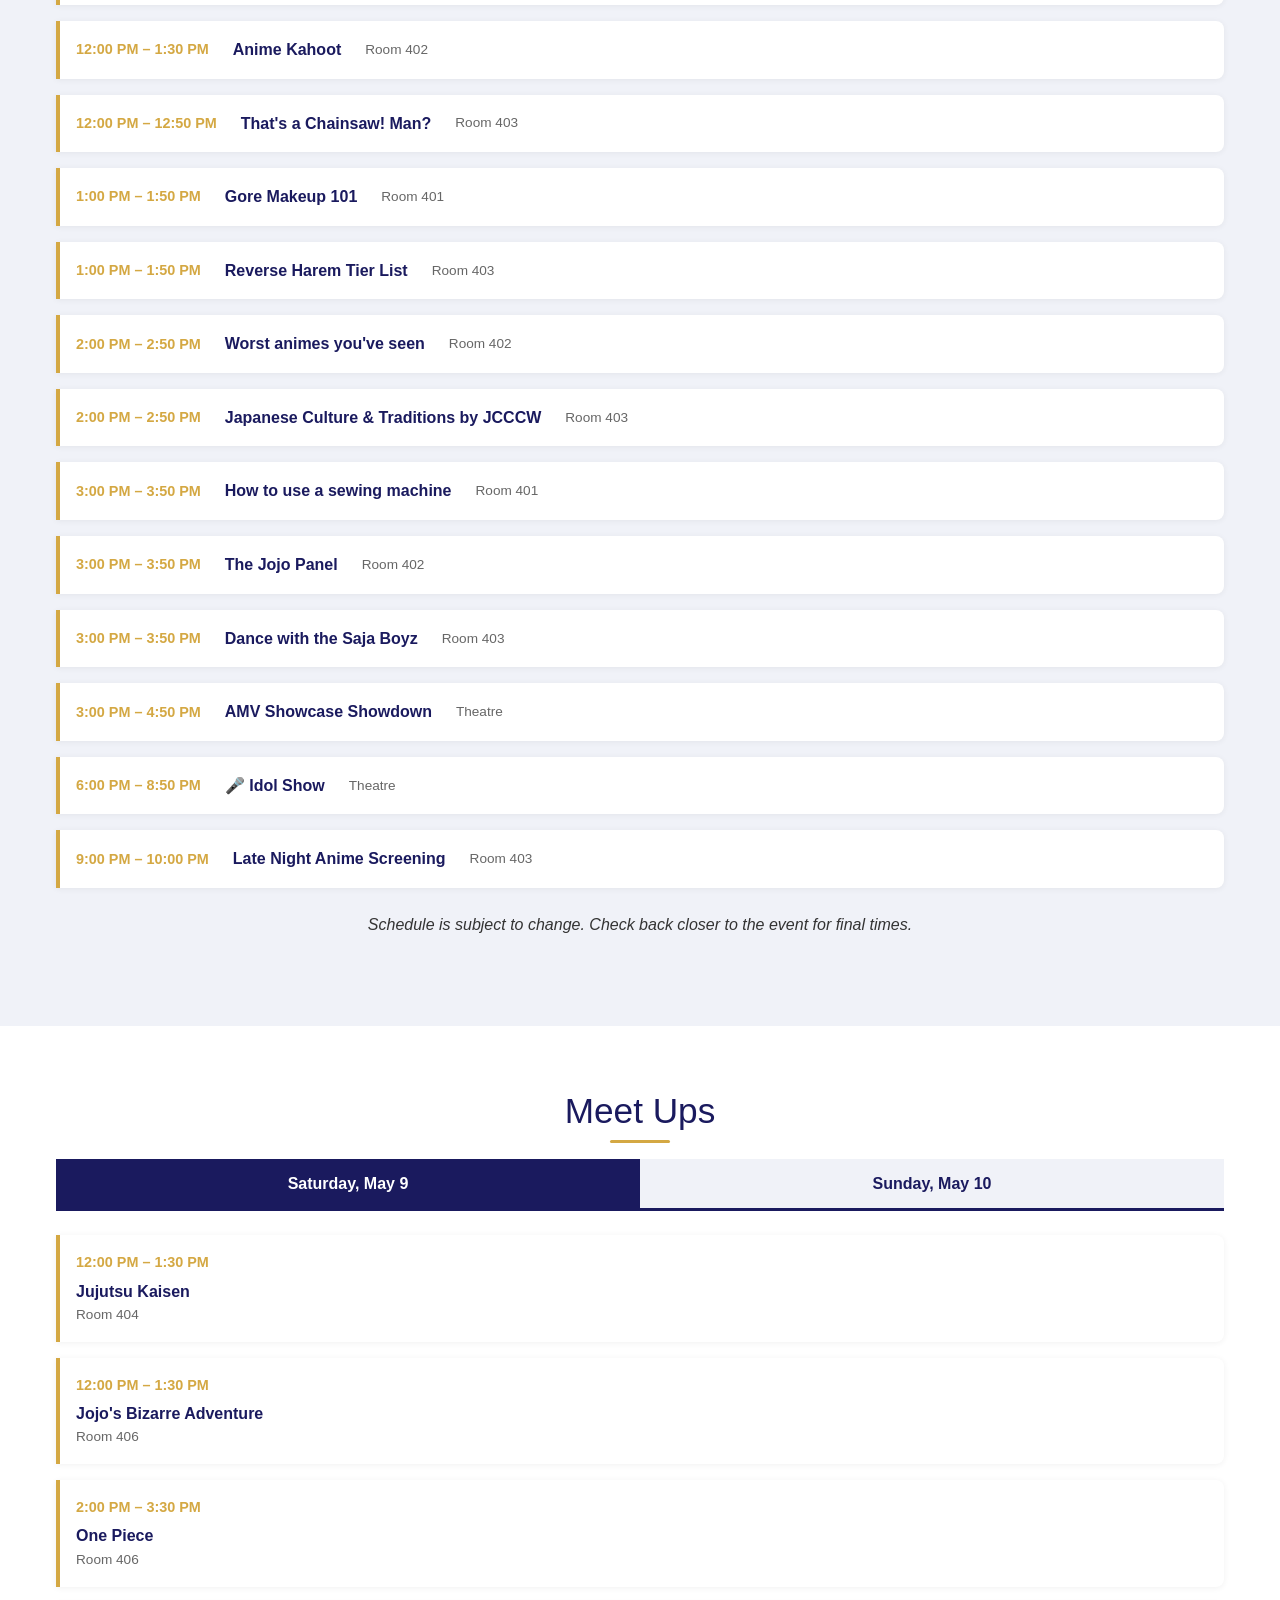
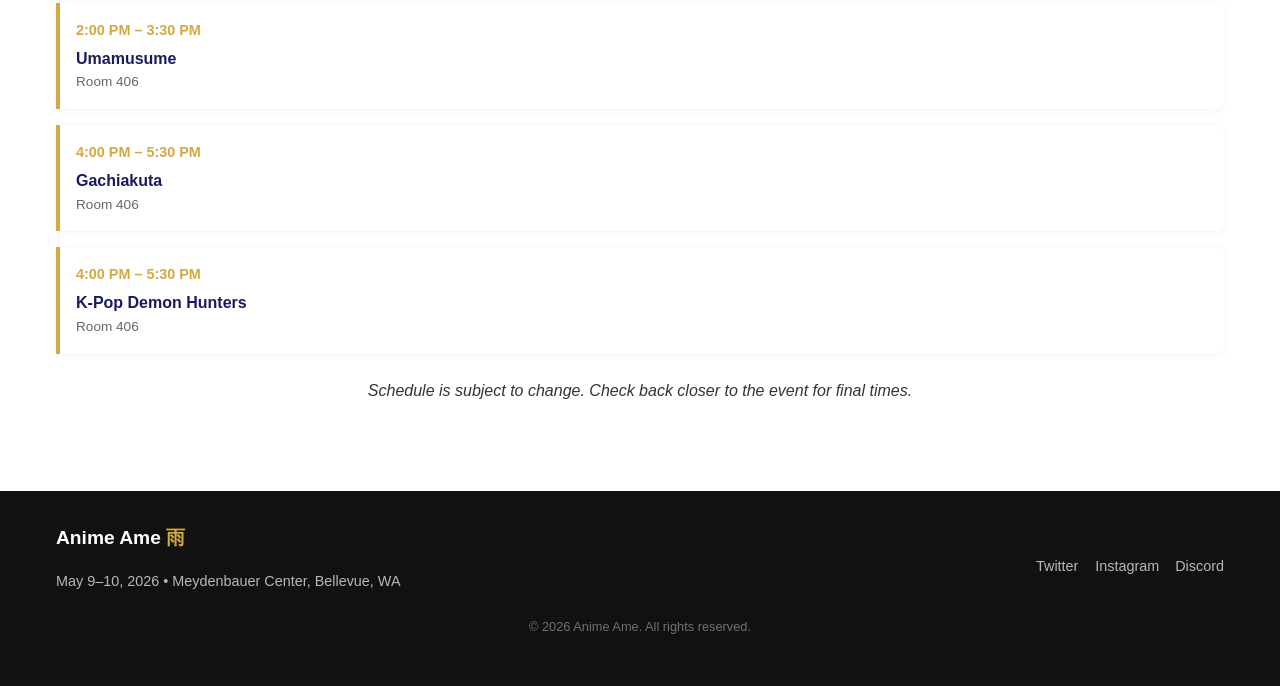
<file: events.html>
<!DOCTYPE html>
<html data-bs-theme="light" lang="en">

<head>
    <meta charset="utf-8">
    <meta name="viewport" content="width=device-width, initial-scale=1.0, shrink-to-fit=no">
    <title>Events &amp; Activities | Anime Ame 雨</title>
    <link rel="stylesheet" href="assets/bootstrap/css/bootstrap.min.css">
    <link rel="stylesheet" href="assets/css/styles.css">
</head>

<body>
    <nav class="navbar">
        <div class="container"><a href="index.html" class="navbar__logo">Anime Ame <span>雨</span></a><button class="navbar__toggle" aria-label="Toggle navigation" aria-expanded="false"><span></span><span></span><span></span></button>
            <div class="navbar__menu"><a href="about.html">About</a><a href="accessibility.html">Accessibility</a><a href="artist-alley.html">Artist Alley</a><a href="events.html">Events &amp; Activities</a><a href="cosplay.html">Cosplay</a><a href="get-involved.html">Get Involved</a><a href="hours-map.html">Hours &amp; Maps</a><a href="health-safety.html">Health &amp; Safety</a><a href="register.html">Register</a></div>
        </div>
    </nav>
    <section class="page-header">
        <div class="container">
            <h1>Events &amp; Activities</h1>
            <p>Two days packed with gaming, performances, panels, and more</p>
        </div>
    </section>
    <section class="section">
        <div class="container">
            <h2 class="section__title">What to Do at Anime Ame</h2>
            <div class="cards">
                <div class="card">
                    <h3>🎮 Video Game Zone</h3>
                    <p>Step into our gaming area featuring retro classics and the latest releases. A maze of machines and stations. Be part of major fighting game tournaments!</p>
                </div>
                <div class="card">
                    <h3>🎲 Tabletop Section</h3>
                    <p>Roll dice, draw cards, and strategize with fellow fans in our dedicated Tabletop Section. We have a huge library of board games and card games available to play, plus open tables for your own games.&nbsp;</p>
                </div>
                <div class="card">
                    <h3>📚 Manga Library</h3>
                    <p>Need a break from the excitement? Relax in our cozy Manga Library featuring many volumes across every genre. Grab a beanbag, pick a series, and relax.&nbsp;</p>
                </div>
                <div class="card">
                    <h3>🎤 Idol Show — May 9</h3>
                    <p>Don't miss the highlight of Saturday evening! Our Idol Show features talented performers bringing electrifying dance routines and vocal performances to the main stage. Cheer on your favorites and experience the energy of a live idol performance. Show starts at 6:00 PM on May 9th.</p>
                </div>
                <div class="card">
                    <h3>👘 Cosplay Contest — May 10</h3>
                    <p>Sunday's main event! The Anime Ame Cosplay Contest showcases the most incredible costumes and performances from our talented community. Multiple categories, expert judges, and amazing prizes await. Contest begins at 2:00 PM on May 10th. See the <a href="cosplay.html">Cosplay page</a> for rules and registration.</p>
                </div>
                <div class="card">
                    <h3>📋 Panels &amp; Workshops</h3>
                    <p>From anime discussion panels to cosplay crafting workshops, to Japanese culture presentations, our panel rooms are packed with content all weekend. Check the schedule below for the full lineup.</p>
                </div>
            </div>
        </div>
    </section>
    <section class="section section--alt">
        <div class="container">
            <h2 class="section__title">Panel Schedule</h2>
            <div class="schedule-tabs"><button class="active" data-tab="day1">Saturday, May 9</button><button data-tab="day2">Sunday, May 10</button></div>
            <div id="day1" class="schedule-panel active">
                <div class="schedule-item"><span class="schedule-item__time">10:00 AM – 11:00 AM</span><span class="schedule-item__title">Opening Ceremony</span><span class="schedule-item__location">Theatre</span></div>
                <div class="schedule-item"><span class="schedule-item__time">11:00 AM – 7:30 PM</span><span class="schedule-item__title">Fighting Game Tournament</span><span class="schedule-item__location">Center Hall B:&nbsp;Video Game Zone</span></div>
                <div class="schedule-item"><span class="schedule-item__time">11:00 AM – 12:30 PM</span><span class="schedule-item__title">Wig Styling 101</span><span class="schedule-item__location">Room 401</span></div>
                <div class="schedule-item"><span class="schedule-item__time">11:00 AM – 11:50 PM</span><span class="schedule-item__title">Hip-Hop in Manga and Anime</span><span class="schedule-item__location">Room 402</span></div>
                <div class="schedule-item"><span class="schedule-item__time">11:00 AM – 11:50 PM</span><span class="schedule-item__title">Anime Convention History</span><span class="schedule-item__location">Room 403</span></div>
                <div class="schedule-item"><span class="schedule-item__time">12:00 PM – 1:30 PM</span><span class="schedule-item__title">Anime Kahoot</span><span class="schedule-item__location">Room 402</span></div>
                <div class="schedule-item"><span class="schedule-item__time">12:00 PM – 12:50 PM</span><span class="schedule-item__title">That's a Chainsaw! Man?</span><span class="schedule-item__location">Room 403</span></div>
                <div class="schedule-item"><span class="schedule-item__time">1:00 PM – 1:50 PM</span><span class="schedule-item__title">Gore Makeup 101</span><span class="schedule-item__location">Room 401</span></div>
                <div class="schedule-item"><span class="schedule-item__time">1:00 PM – 1:50 PM</span><span class="schedule-item__title">Reverse Harem Tier List</span><span class="schedule-item__location">Room 403</span></div>
                <div class="schedule-item"><span class="schedule-item__time">2:00 PM – 2:50 PM</span><span class="schedule-item__title">Worst animes you've seen</span><span class="schedule-item__location">Room 402</span></div>
                <div class="schedule-item"><span class="schedule-item__time">2:00 PM – 2:50 PM</span><span class="schedule-item__title">Japanese Culture &amp; Traditions by JCCCW</span><span class="schedule-item__location">Room 403</span></div>
                <div class="schedule-item"><span class="schedule-item__time">3:00 PM – 3:50 PM</span><span class="schedule-item__title">How to use a sewing machine</span><span class="schedule-item__location">Room 401</span></div>
                <div class="schedule-item"><span class="schedule-item__time">3:00 PM – 3:50 PM</span><span class="schedule-item__title">The Jojo Panel</span><span class="schedule-item__location">Room 402</span></div>
                <div class="schedule-item"><span class="schedule-item__time">3:00 PM – 3:50 PM</span><span class="schedule-item__title">Dance with the Saja Boyz</span><span class="schedule-item__location">Room 403</span></div>
                <div class="schedule-item"><span class="schedule-item__time">3:00 PM – 4:50 PM</span><span class="schedule-item__title">AMV Showcase Showdown</span><span class="schedule-item__location">Theatre</span></div>
                <div class="schedule-item"><span class="schedule-item__time">6:00 PM – 8:50 PM</span><span class="schedule-item__title">🎤 Idol Show</span><span class="schedule-item__location">Theatre</span></div>
                <div class="schedule-item"><span class="schedule-item__time">9:00 PM – 10:00 PM</span><span class="schedule-item__title">Late Night Anime Screening</span><span class="schedule-item__location">Room 403</span></div>
            </div>
            <div id="day2" class="schedule-panel">
                <div class="schedule-item"><span class="schedule-item__time">10:00 AM – 11:30 AM</span><span class="schedule-item__title">Cosplay Repair Workshop</span><span class="schedule-item__location">Room 401</span></div>
                <div class="schedule-item"><span class="schedule-item__time">10:00 AM – 10:50 AM</span><span class="schedule-item__title">Beginner's Guide to Figure Collecting</span><span class="schedule-item__location">Room 402</span></div>
                <div class="schedule-item"><span class="schedule-item__time">10:00 AM – 10:50 AM</span><span class="schedule-item__title">Girl Dinner!</span><span class="schedule-item__location">Room 403</span></div>
                <div class="schedule-item"><span class="schedule-item__time">11:00 AM – 11:50 PM</span><span class="schedule-item__title">Anime Industry Q&amp;A</span><span class="schedule-item__location">Main Stage</span></div>
                <div class="schedule-item"><span class="schedule-item__time">11:00 AM – 11:50 PM</span><span class="schedule-item__title">Anime Industry Q&amp;A</span><span class="schedule-item__location">Main Stage</span></div>
                <div class="schedule-item"><span class="schedule-item__time">11:30 AM – 12:30 PM</span><span class="schedule-item__title">Drawing Workshop: Chibi Characters</span><span class="schedule-item__location">Panel Room A</span></div>
                <div class="schedule-item"><span class="schedule-item__time">1:00 PM – 1:45 PM</span><span class="schedule-item__title">Cosplay Contest Check-In</span><span class="schedule-item__location">Backstage Area</span></div>
                <div class="schedule-item"><span class="schedule-item__time">2:00 PM – 3:00 PM</span><span class="schedule-item__title">👘 Cosplay Contest</span><span class="schedule-item__location">Theater</span></div>
                <div class="schedule-item"><span class="schedule-item__time">3:00 PM – 3:30 PM</span><span class="schedule-item__title">Cosplay Contest Half Time Show</span><span class="schedule-item__location">Theater</span></div>
                <div class="schedule-item"><span class="schedule-item__time">3:30 PM – 4:00 PM</span><span class="schedule-item__title">Closing Ceremony &amp; Awards</span><span class="schedule-item__location">Theater</span></div>
            </div>
            <p class="section__text" style="margin-top:1.5rem;font-style:italic;">Schedule is subject to change. Check back closer to the event for final times.</p>
        </div>
    </section>
    <section class="section">
        <div class="container">
            <h2 class="section__title">Meet Ups</h2>
            <div class="meetup-tabs"><button class="active" data-tab="day1-1">Saturday, May 9</button><button data-tab="day2-1">Sunday, May 10</button></div>
            <div id="day1-1" class="meetup-panel active">
                <div class="meetup-item"><span class="meetup-item__time">12:00 PM – 1:30 PM</span><span class="meetup-item__title">Jujutsu Kaisen</span><span class="meetup-item__location">Room 404</span></div>
                <div class="meetup-item"><span class="meetup-item__time">12:00 PM – 1:30 PM</span><span class="meetup-item__title">Jojo's Bizarre Adventure</span><span class="meetup-item__location">Room 406</span></div>
                <div class="meetup-item"><span class="meetup-item__time">2:00 PM – 3:30 PM</span><span class="meetup-item__title">One Piece</span><span class="meetup-item__location">Room 406</span></div>
                <div class="meetup-item"><span class="meetup-item__time">2:00 PM – 3:30 PM</span><span class="meetup-item__title">Umamusume</span><span class="meetup-item__location">Room 406</span></div>
                <div class="meetup-item"><span class="meetup-item__time">4:00 PM – 5:30 PM</span><span class="meetup-item__title">Gachiakuta</span><span class="meetup-item__location">Room 406</span></div>
                <div class="meetup-item"><span class="meetup-item__time">4:00 PM – 5:30 PM</span><span class="meetup-item__title">K-Pop Demon Hunters</span><span class="meetup-item__location">Room 406</span></div>
            </div>
            <div id="day2-1" class="meetup-panel">
                <div class="meetup-item"><span class="meetup-item__time">12:00 PM – 1:30 AM</span><span class="meetup-item__title">Apothecary Diaries</span><span class="meetup-item__location">Room 404</span></div>
                <div class="meetup-item"><span class="meetup-item__time">12:00 PM – 1:30 AM</span><span class="meetup-item__title">Demon Slayer</span><span class="meetup-item__location">Room 406</span></div>
                <div class="meetup-item"><span class="meetup-item__time">2:00 PM – 3:30 PM</span><span class="meetup-item__title">Hoyo-Verse</span><span class="meetup-item__location">Room 404</span></div>
                <div class="meetup-item"><span class="meetup-item__time">2:00 PM – 3:30 PM</span><span class="meetup-item__title">Jujutsu Kaisen</span><span class="meetup-item__location">Room 406</span></div>
            </div>
            <p class="section__text" style="margin-top:1.5rem;font-style:italic;">Schedule is subject to change. Check back closer to the event for final times.</p>
        </div>
    </section>
    <footer class="footer">
        <div class="container">
            <div class="footer__content">
                <div>
                    <p class="footer__logo">Anime Ame <span>雨</span></p>
                    <p class="footer__info">May 9–10, 2026 • Meydenbauer Center, Bellevue, WA</p>
                </div>
                <div class="footer__socials"><a href="#">Twitter</a><a href="#">Instagram</a><a href="#">Discord</a></div>
            </div>
            <p class="footer__copy">© 2026 Anime Ame. All rights reserved.</p>
        </div>
    </footer>
    <script src="assets/bootstrap/js/bootstrap.min.js"></script>
    <script src="assets/js/main.js"></script>
</body>

</html>
</file>
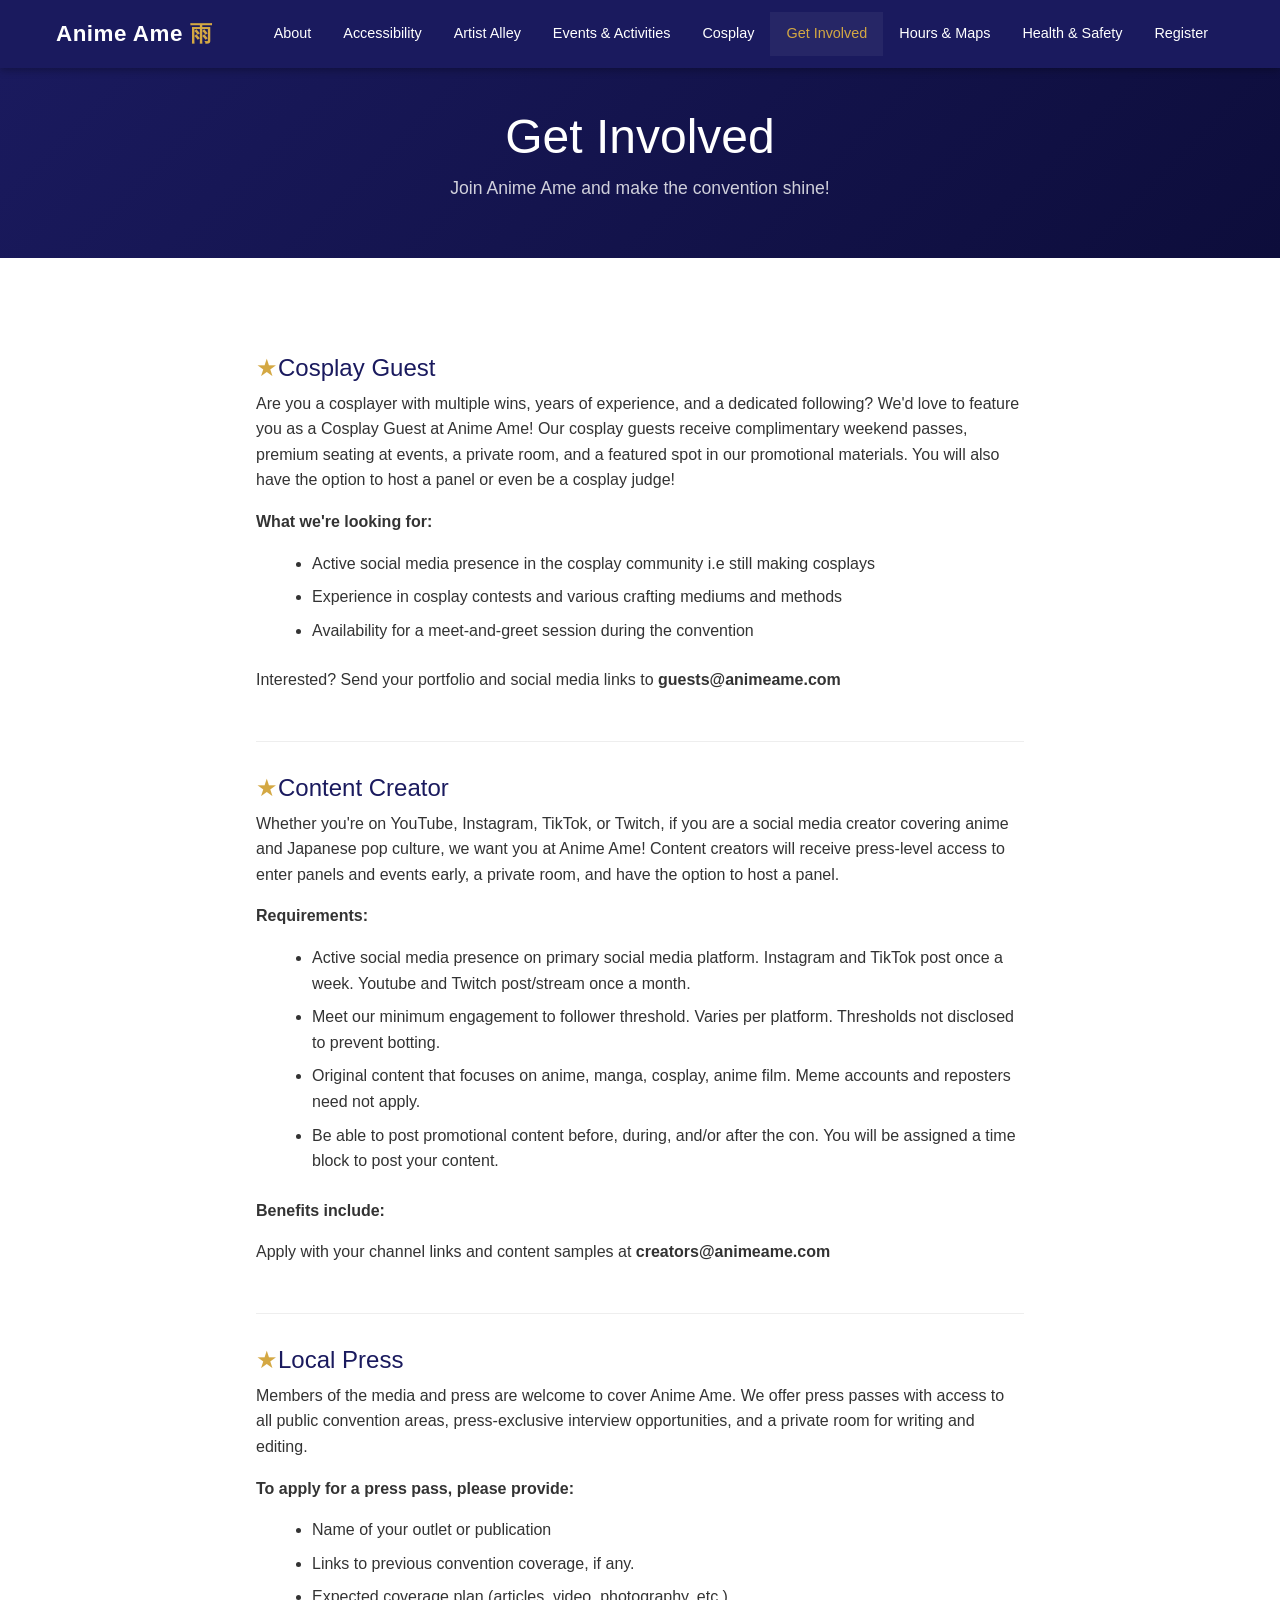
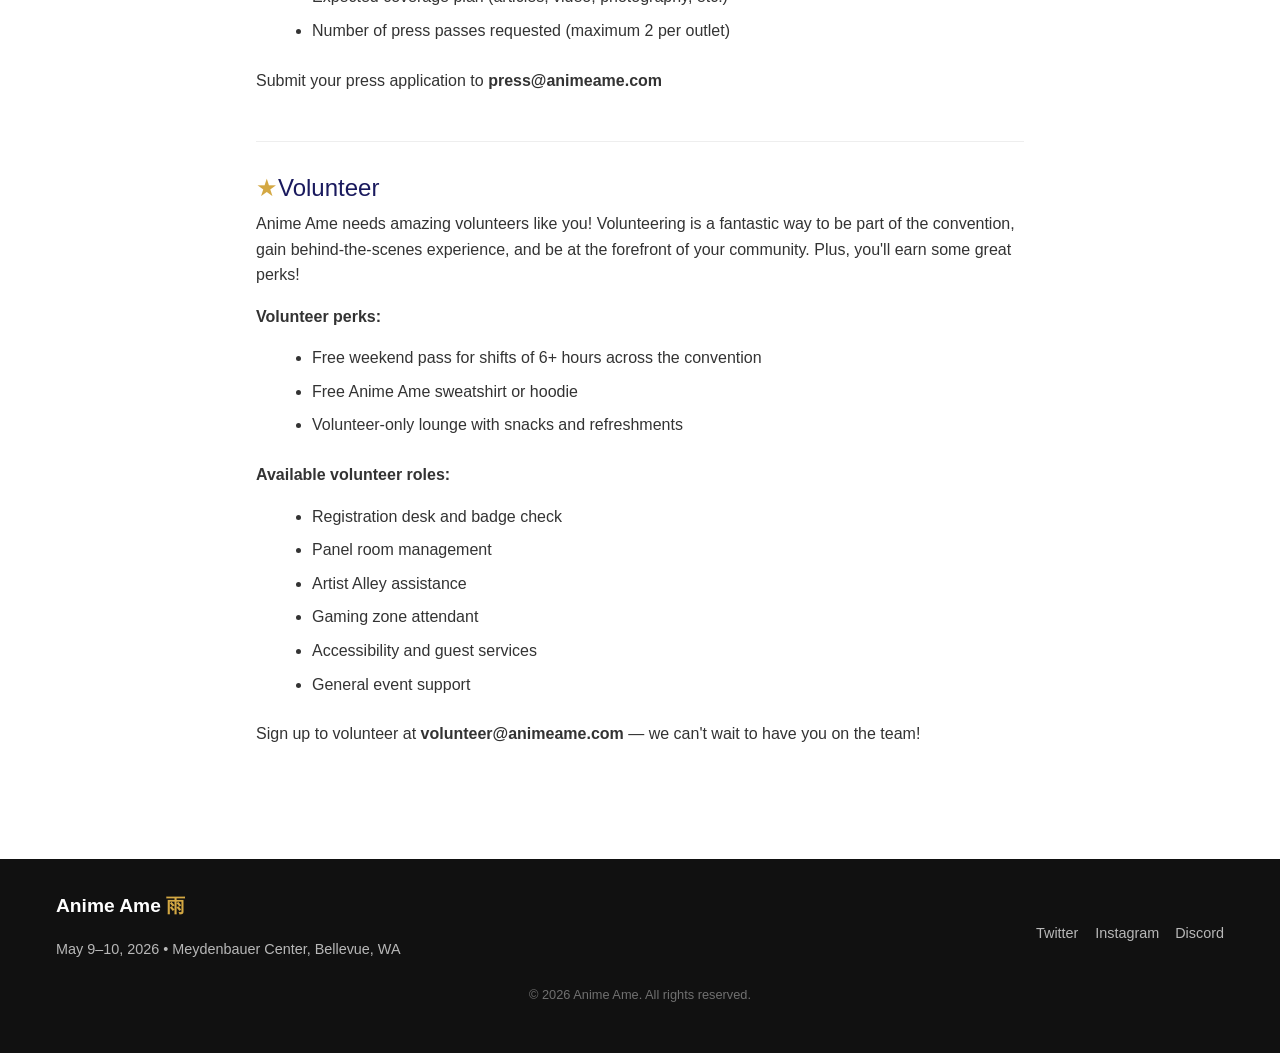
<file: get-involved.html>
<!DOCTYPE html>
<html data-bs-theme="light" lang="en">

<head>
    <meta charset="utf-8">
    <meta name="viewport" content="width=device-width, initial-scale=1.0, shrink-to-fit=no">
    <title>Get Involved | Anime Ame 雨</title>
    <link rel="stylesheet" href="assets/bootstrap/css/bootstrap.min.css">
    <link rel="stylesheet" href="assets/css/styles.css">
</head>

<body>
    <nav class="navbar">
        <div class="container"><a href="index.html" class="navbar__logo">Anime Ame <span>雨</span></a><button class="navbar__toggle" aria-label="Toggle navigation" aria-expanded="false"><span></span><span></span><span></span></button>
            <div class="navbar__menu"><a href="about.html">About</a><a href="accessibility.html">Accessibility</a><a href="artist-alley.html">Artist Alley</a><a href="events.html">Events &amp; Activities</a><a href="cosplay.html">Cosplay</a><a href="get-involved.html">Get Involved</a><a href="hours-map.html">Hours &amp; Maps</a><a href="health-safety.html">Health &amp; Safety</a><a href="register.html">Register</a></div>
        </div>
    </nav>
    <section class="page-header">
        <div class="container">
            <h1>Get Involved</h1>
            <p>Join Anime Ame and make the convention shine!</p>
        </div>
    </section>
    <section class="section">
        <div class="container content-block">
            <div class="involve-section">
                <h3>Cosplay Guest</h3>
                <p>Are you a cosplayer with multiple wins, years of experience, and a dedicated following? We'd love to feature you as a Cosplay Guest at Anime Ame! Our cosplay guests receive complimentary weekend passes, premium seating at events, a private room, and a featured spot in our promotional materials.&nbsp;You will also have the option to host a panel or even be a cosplay judge!</p>
                <p><strong>What we're looking for:</strong></p>
                <ul>
                    <li>Active social media presence in the cosplay community i.e still making cosplays</li>
                    <li>Experience in cosplay contests and various crafting mediums and methods</li>
                    <li>Availability for a meet-and-greet session during the convention</li>
                </ul>
                <p>Interested? Send your portfolio and social media links to <strong>guests@animeame.com</strong></p>
            </div>
            <div class="involve-section">
                <h3>Content Creator</h3>
                <p>Whether you're on YouTube, Instagram, TikTok, or Twitch, if you are a social media creator covering anime and Japanese pop culture, we want you at Anime Ame! Content creators will receive press-level access to enter panels and events early, a private room, and&nbsp;have the option to host a panel.</p>
                <p><strong>Requirements:</strong></p>
                <ul>
                    <li>Active social media presence on primary social media platform. Instagram and TikTok post once a week. Youtube and Twitch post/stream once a month.</li>
                    <li>Meet our minimum engagement to follower threshold. Varies per platform.&nbsp;Thresholds not disclosed to prevent botting.</li>
                    <li>Original content that focuses on anime, manga, cosplay, anime film. Meme accounts and reposters need not apply.</li>
                    <li>Be able to post promotional content before, during, and/or after the con. You will be assigned a time block to post your content.</li>
                </ul>
                <p><strong>Benefits include:</strong></p>
                <p>Apply with your channel links and content samples at <strong>creators@animeame.com</strong></p>
            </div>
            <div class="involve-section">
                <h3>Local Press</h3>
                <p>Members of the media and press are welcome to cover Anime Ame. We offer press passes with access to all public convention areas, press-exclusive interview opportunities, and a private room for writing and editing.</p>
                <p><strong>To apply for a press pass, please provide:</strong></p>
                <ul>
                    <li>Name of your outlet or publication</li>
                    <li>Links to previous convention coverage, if any.</li>
                    <li>Expected coverage plan (articles, video, photography, etc.)</li>
                    <li>Number of press passes requested (maximum 2 per outlet)</li>
                </ul>
                <p>Submit your press application to <strong>press@animeame.com</strong></p>
            </div>
            <div class="involve-section">
                <h3>Volunteer</h3>
                <p>Anime Ame needs amazing volunteers like you! Volunteering is a fantastic way to be part of the convention, gain behind-the-scenes experience, and be at the forefront of your community. Plus, you'll earn some great perks!</p>
                <p><strong>Volunteer perks:</strong></p>
                <ul>
                    <li>Free weekend pass for shifts of 6+ hours across the convention</li>
                    <li>Free Anime Ame sweatshirt or hoodie</li>
                    <li>Volunteer-only lounge with snacks and refreshments</li>
                </ul>
                <p><strong>Available volunteer roles:</strong></p>
                <ul>
                    <li>Registration desk and badge check</li>
                    <li>Panel room management</li>
                    <li>Artist Alley assistance</li>
                    <li>Gaming zone attendant</li>
                    <li>Accessibility and guest services</li>
                    <li>General event support</li>
                </ul>
                <p>Sign up to volunteer at <strong>volunteer@animeame.com</strong> — we can't wait to have you on the team!</p>
            </div>
        </div>
    </section>
    <footer class="footer">
        <div class="container">
            <div class="footer__content">
                <div>
                    <p class="footer__logo">Anime Ame <span>雨</span></p>
                    <p class="footer__info">May 9–10, 2026 • Meydenbauer Center, Bellevue, WA</p>
                </div>
                <div class="footer__socials"><a href="#">Twitter</a><a href="#">Instagram</a><a href="#">Discord</a></div>
            </div>
            <p class="footer__copy">© 2026 Anime Ame. All rights reserved.</p>
        </div>
    </footer>
    <script src="assets/bootstrap/js/bootstrap.min.js"></script>
    <script src="assets/js/main.js"></script>
</body>

</html>
</file>
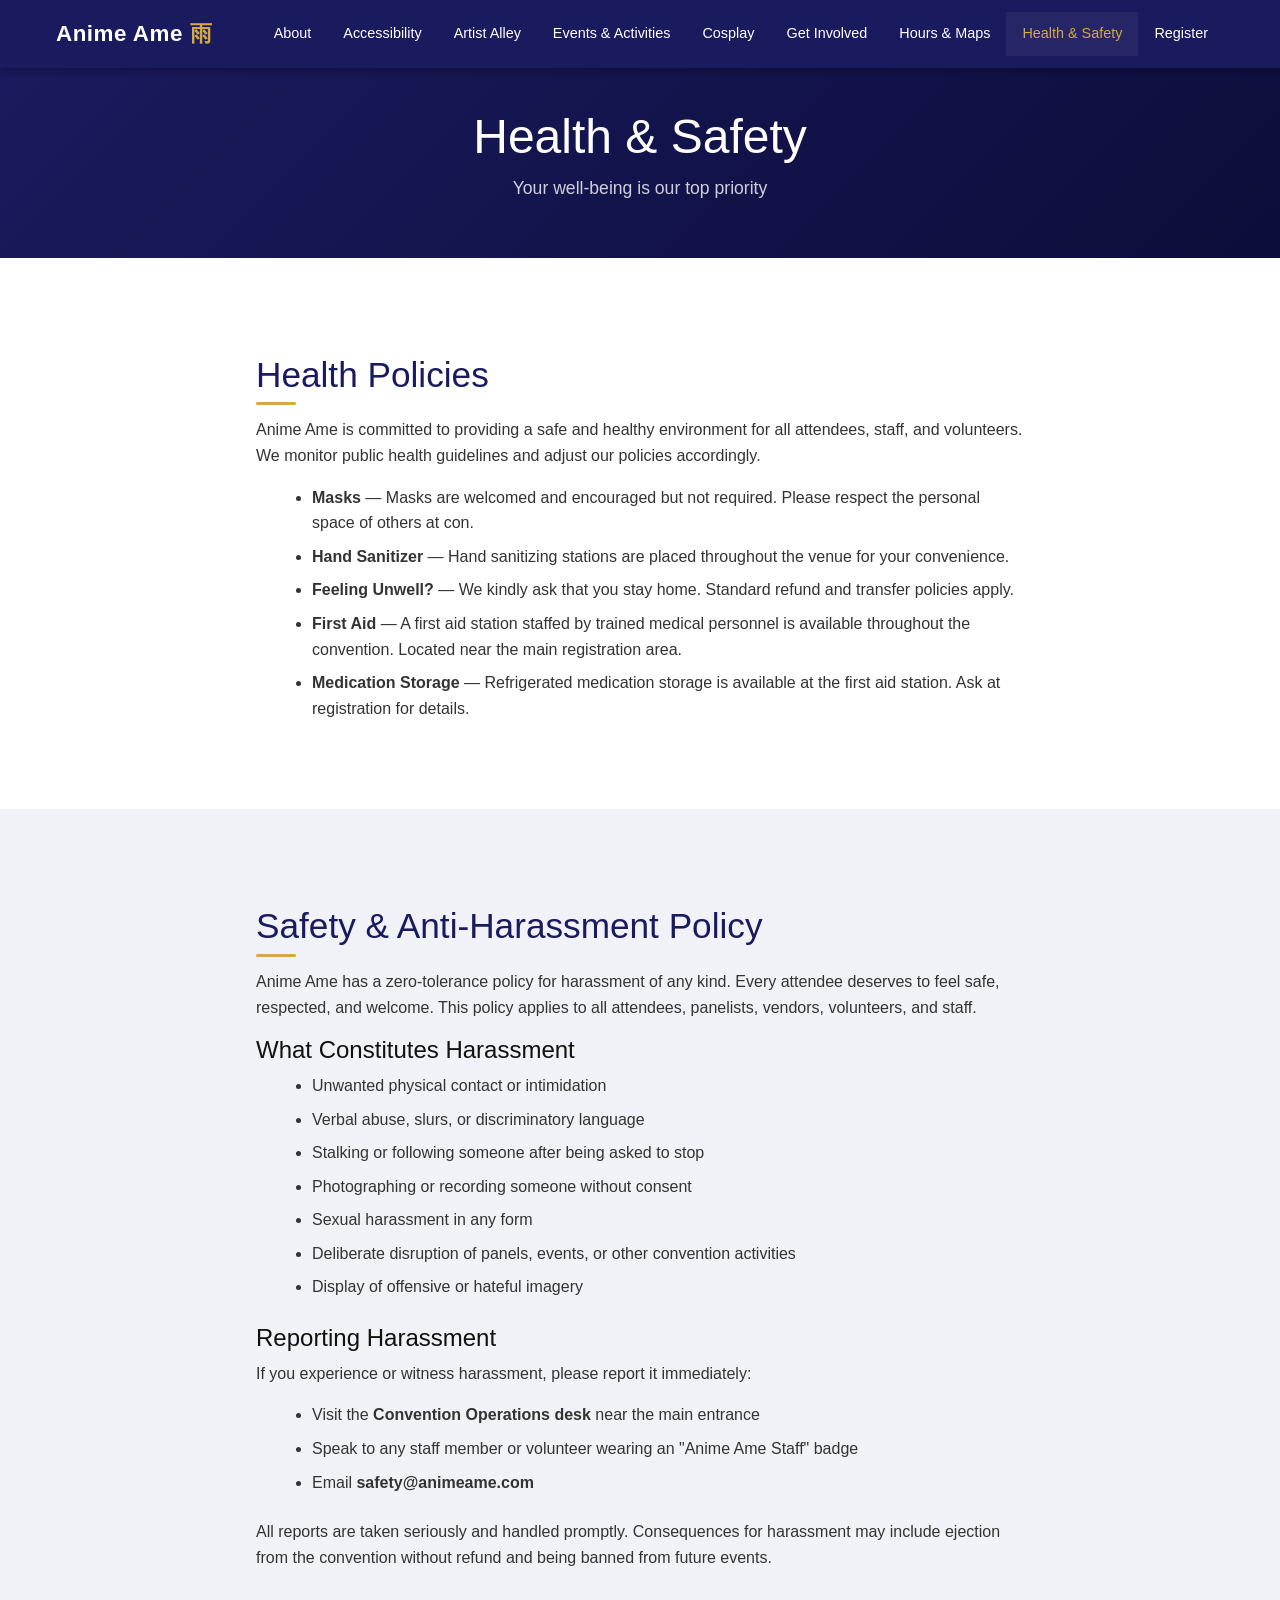
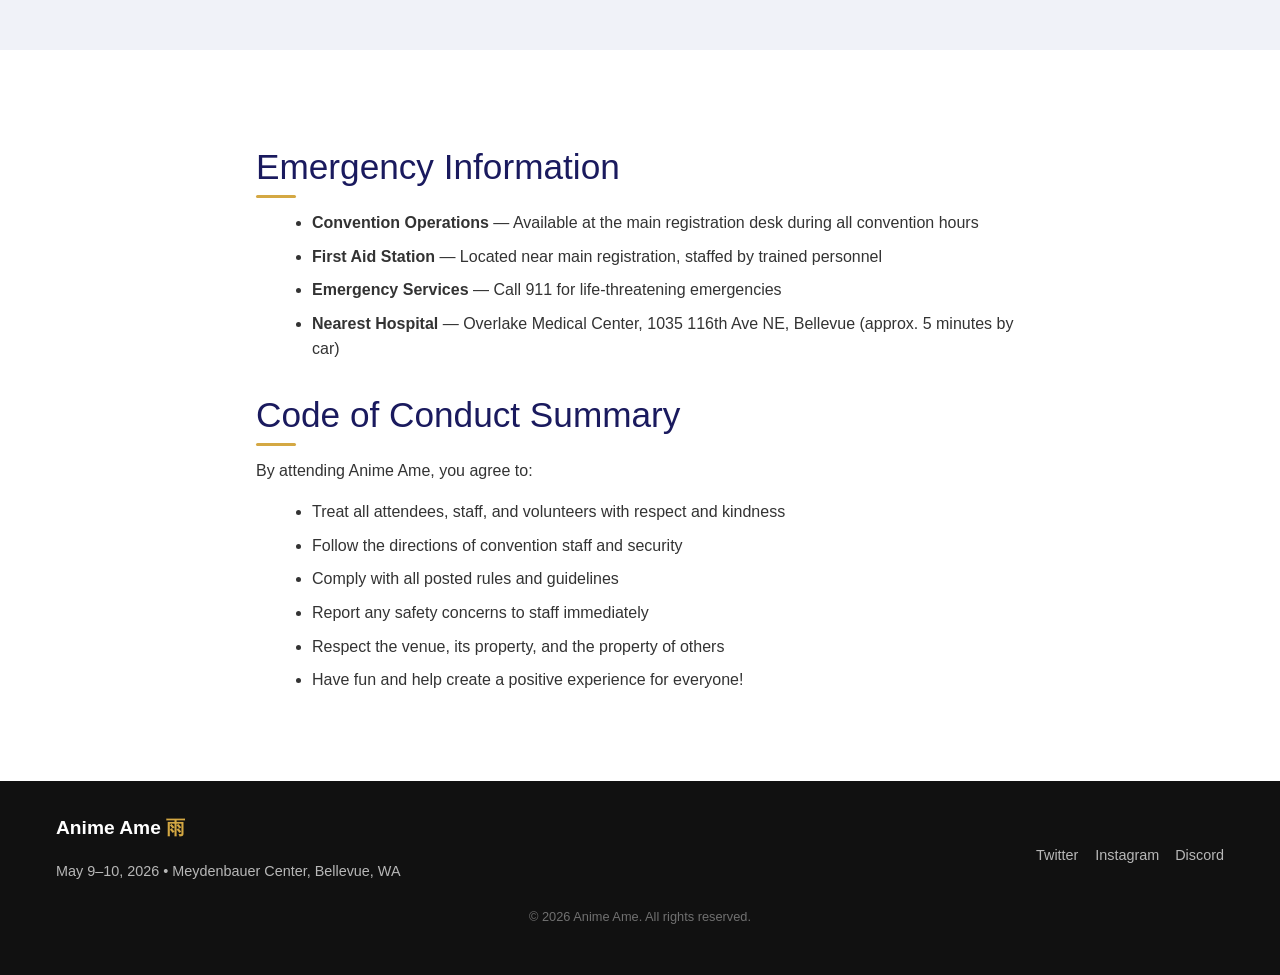
<file: health-safety.html>
<!DOCTYPE html>
<html data-bs-theme="light" lang="en">

<head>
    <meta charset="utf-8">
    <meta name="viewport" content="width=device-width, initial-scale=1.0, shrink-to-fit=no">
    <title>Health &amp; Safety | Anime Ame 雨</title>
    <link rel="stylesheet" href="assets/bootstrap/css/bootstrap.min.css">
    <link rel="stylesheet" href="assets/css/styles.css">
</head>

<body>
    <nav class="navbar">
        <div class="container"><a href="index.html" class="navbar__logo">Anime Ame <span>雨</span></a><button class="navbar__toggle" aria-label="Toggle navigation" aria-expanded="false"><span></span><span></span><span></span></button>
            <div class="navbar__menu"><a href="about.html">About</a><a href="accessibility.html">Accessibility</a><a href="artist-alley.html">Artist Alley</a><a href="events.html">Events &amp; Activities</a><a href="cosplay.html">Cosplay</a><a href="get-involved.html">Get Involved</a><a href="hours-map.html">Hours &amp; Maps</a><a href="health-safety.html">Health &amp; Safety</a><a href="register.html">Register</a></div>
        </div>
    </nav>
    <section class="page-header">
        <div class="container">
            <h1>Health &amp; Safety</h1>
            <p>Your well-being is our top priority</p>
        </div>
    </section>
    <section class="section">
        <div class="container content-block">
            <h2>Health Policies</h2>
            <p>Anime Ame is committed to providing a safe and healthy environment for all attendees, staff, and volunteers. We monitor public health guidelines and adjust our policies accordingly.</p>
            <ul>
                <li><strong>Masks</strong> — Masks are welcomed and encouraged but not required. Please respect the personal space of others at con.</li>
                <li><strong>Hand Sanitizer</strong> — Hand sanitizing stations are placed throughout the venue for your convenience.</li>
                <li><strong>Feeling Unwell?</strong> — We kindly ask that you stay home. Standard refund and transfer policies apply.</li>
                <li><strong>First Aid</strong> — A first aid station staffed by trained medical personnel is available throughout the convention. Located near the main registration area.</li>
                <li><strong>Medication Storage</strong> — Refrigerated medication storage is available at the first aid station. Ask at registration for details.</li>
            </ul>
        </div>
    </section>
    <section class="section section--alt">
        <div class="container content-block">
            <h2>Safety &amp; Anti-Harassment Policy</h2>
            <p>Anime Ame has a zero-tolerance policy for harassment of any kind. Every attendee deserves to feel safe, respected, and welcome. This policy applies to all attendees, panelists, vendors, volunteers, and staff.</p>
            <h3>What Constitutes Harassment</h3>
            <ul>
                <li>Unwanted physical contact or intimidation</li>
                <li>Verbal abuse, slurs, or discriminatory language</li>
                <li>Stalking or following someone after being asked to stop</li>
                <li>Photographing or recording someone without consent</li>
                <li>Sexual harassment in any form</li>
                <li>Deliberate disruption of panels, events, or other convention activities</li>
                <li>Display of offensive or hateful imagery</li>
            </ul>
            <h3>Reporting Harassment</h3>
            <p>If you experience or witness harassment, please report it immediately:</p>
            <ul>
                <li>Visit the <strong>Convention Operations desk</strong> near the main entrance</li>
                <li>Speak to any staff member or volunteer wearing an "Anime Ame Staff" badge</li>
                <li>Email <strong>safety@animeame.com</strong></li>
            </ul>
            <p>All reports are taken seriously and handled promptly. Consequences for harassment may include ejection from the convention without refund and being banned from future events.</p>
        </div>
    </section>
    <section class="section">
        <div class="container content-block">
            <h2>Emergency Information</h2>
            <ul>
                <li><strong>Convention Operations</strong> — Available at the main registration desk during all convention hours</li>
                <li><strong>First Aid Station</strong> — Located near main registration, staffed by trained personnel</li>
                <li><strong>Emergency Services</strong> — Call 911 for life-threatening emergencies</li>
                <li><strong>Nearest Hospital</strong> — Overlake Medical Center, 1035 116th Ave NE, Bellevue (approx. 5 minutes by car)</li>
            </ul>
            <h2>Code of Conduct Summary</h2>
            <p>By attending Anime Ame, you agree to:</p>
            <ul>
                <li>Treat all attendees, staff, and volunteers with respect and kindness</li>
                <li>Follow the directions of convention staff and security</li>
                <li>Comply with all posted rules and guidelines</li>
                <li>Report any safety concerns to staff immediately</li>
                <li>Respect the venue, its property, and the property of others</li>
                <li>Have fun and help create a positive experience for everyone!</li>
            </ul>
        </div>
    </section>
    <footer class="footer">
        <div class="container">
            <div class="footer__content">
                <div>
                    <p class="footer__logo">Anime Ame <span>雨</span></p>
                    <p class="footer__info">May 9–10, 2026 • Meydenbauer Center, Bellevue, WA</p>
                </div>
                <div class="footer__socials"><a href="#">Twitter</a><a href="#">Instagram</a><a href="#">Discord</a></div>
            </div>
            <p class="footer__copy">© 2026 Anime Ame. All rights reserved.</p>
        </div>
    </footer>
    <script src="assets/bootstrap/js/bootstrap.min.js"></script>
    <script src="assets/js/main.js"></script>
</body>

</html>
</file>
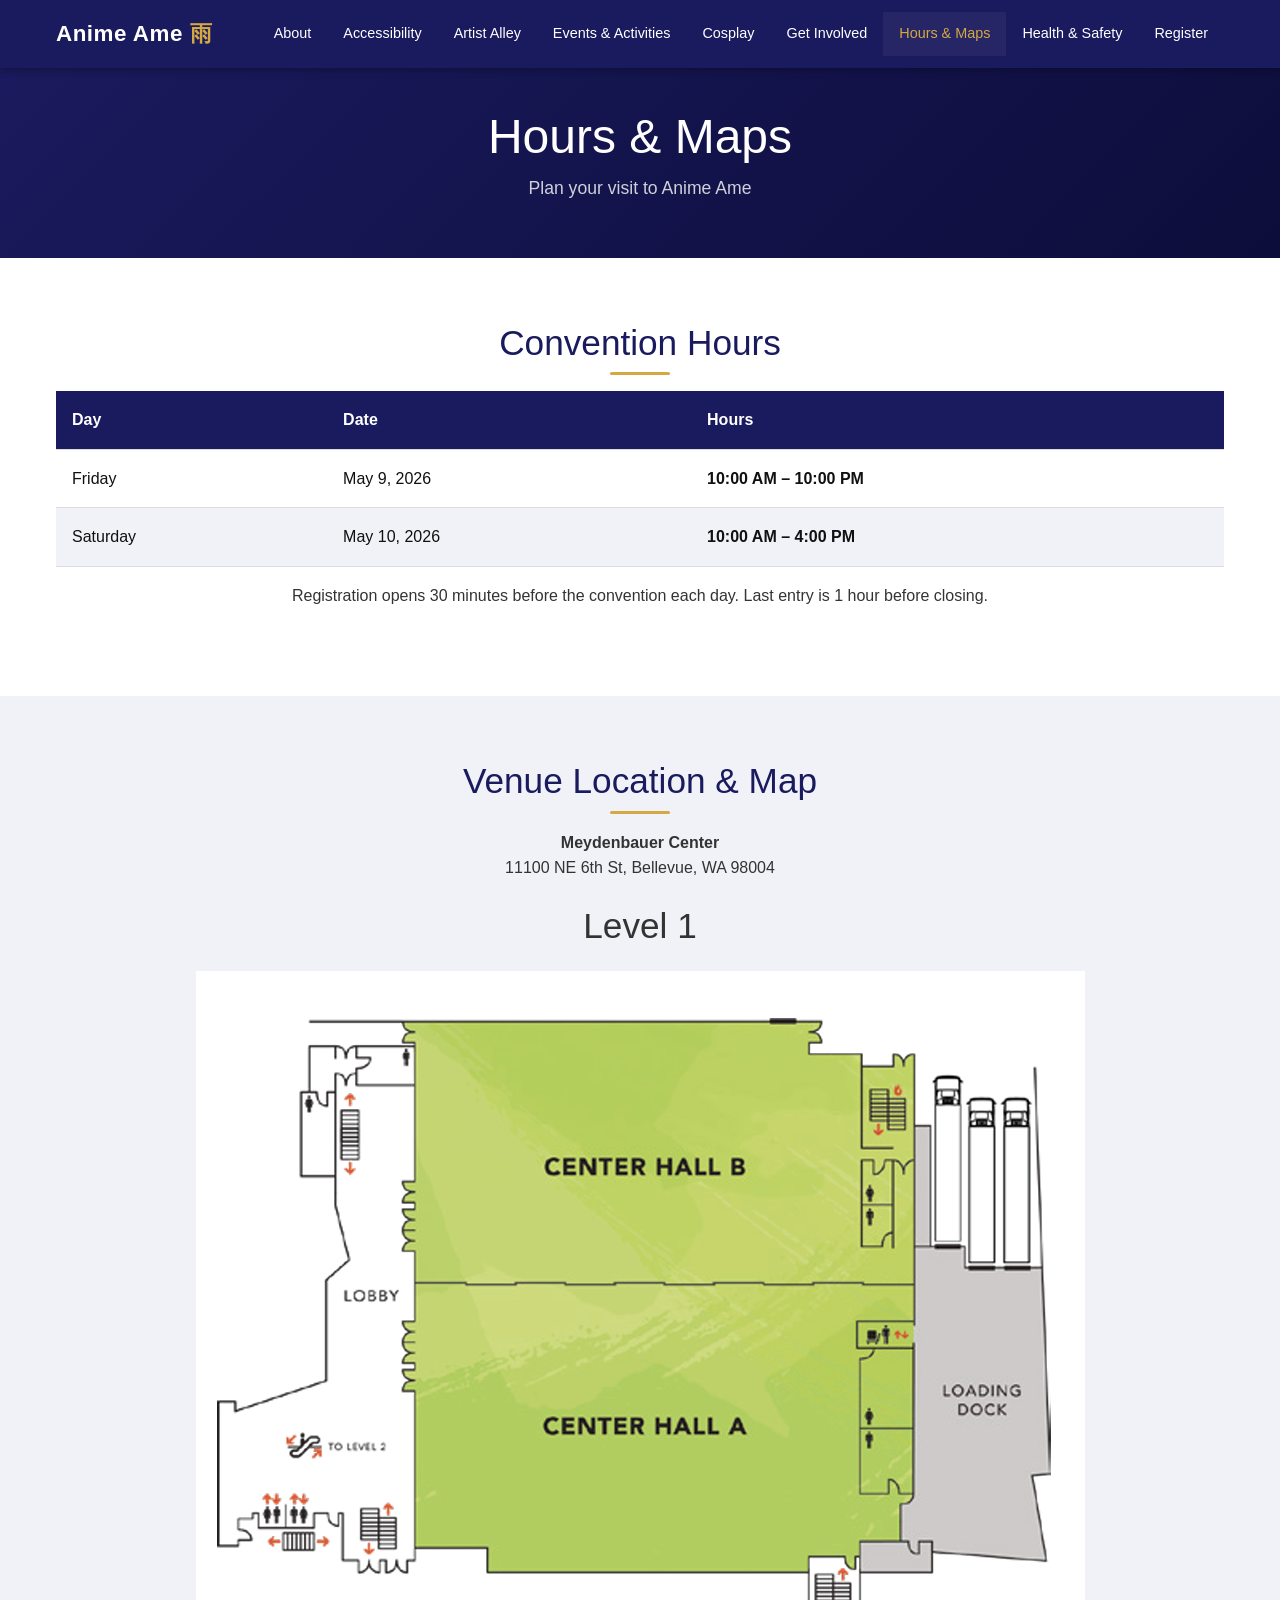
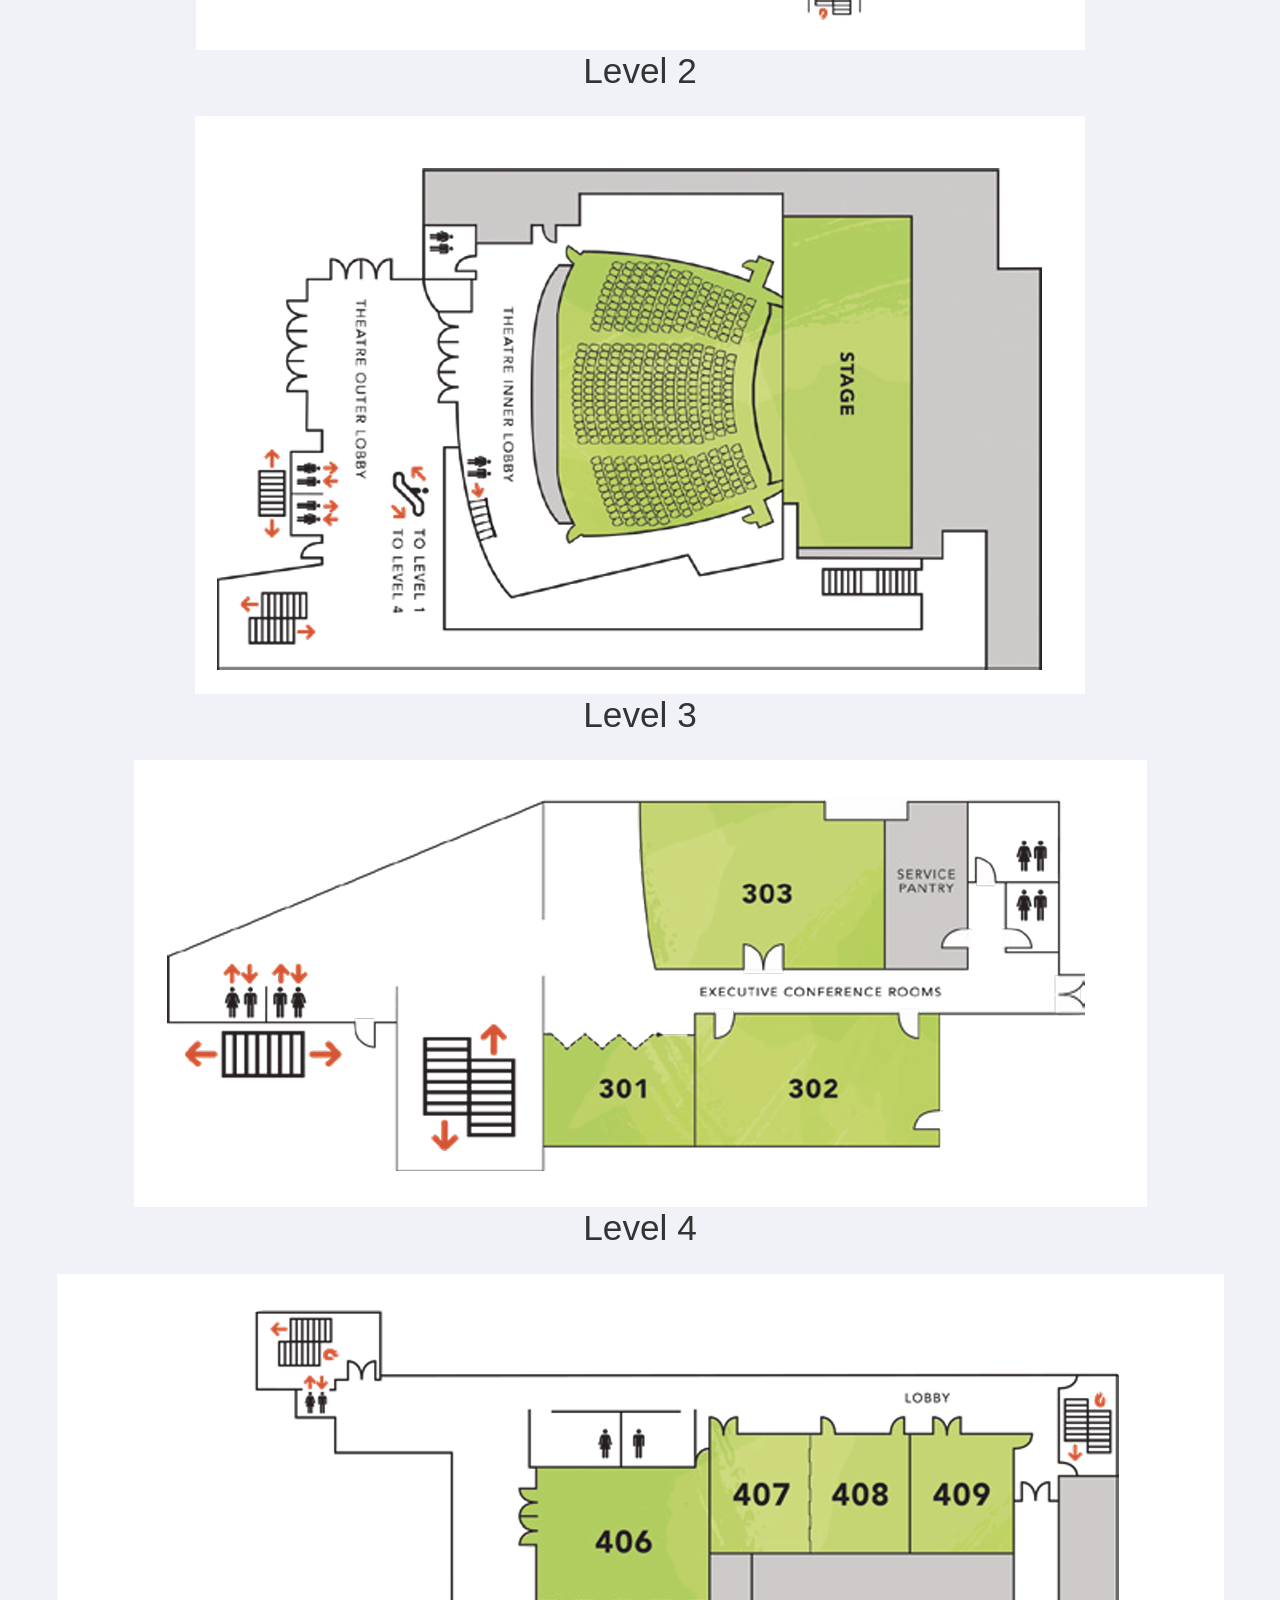
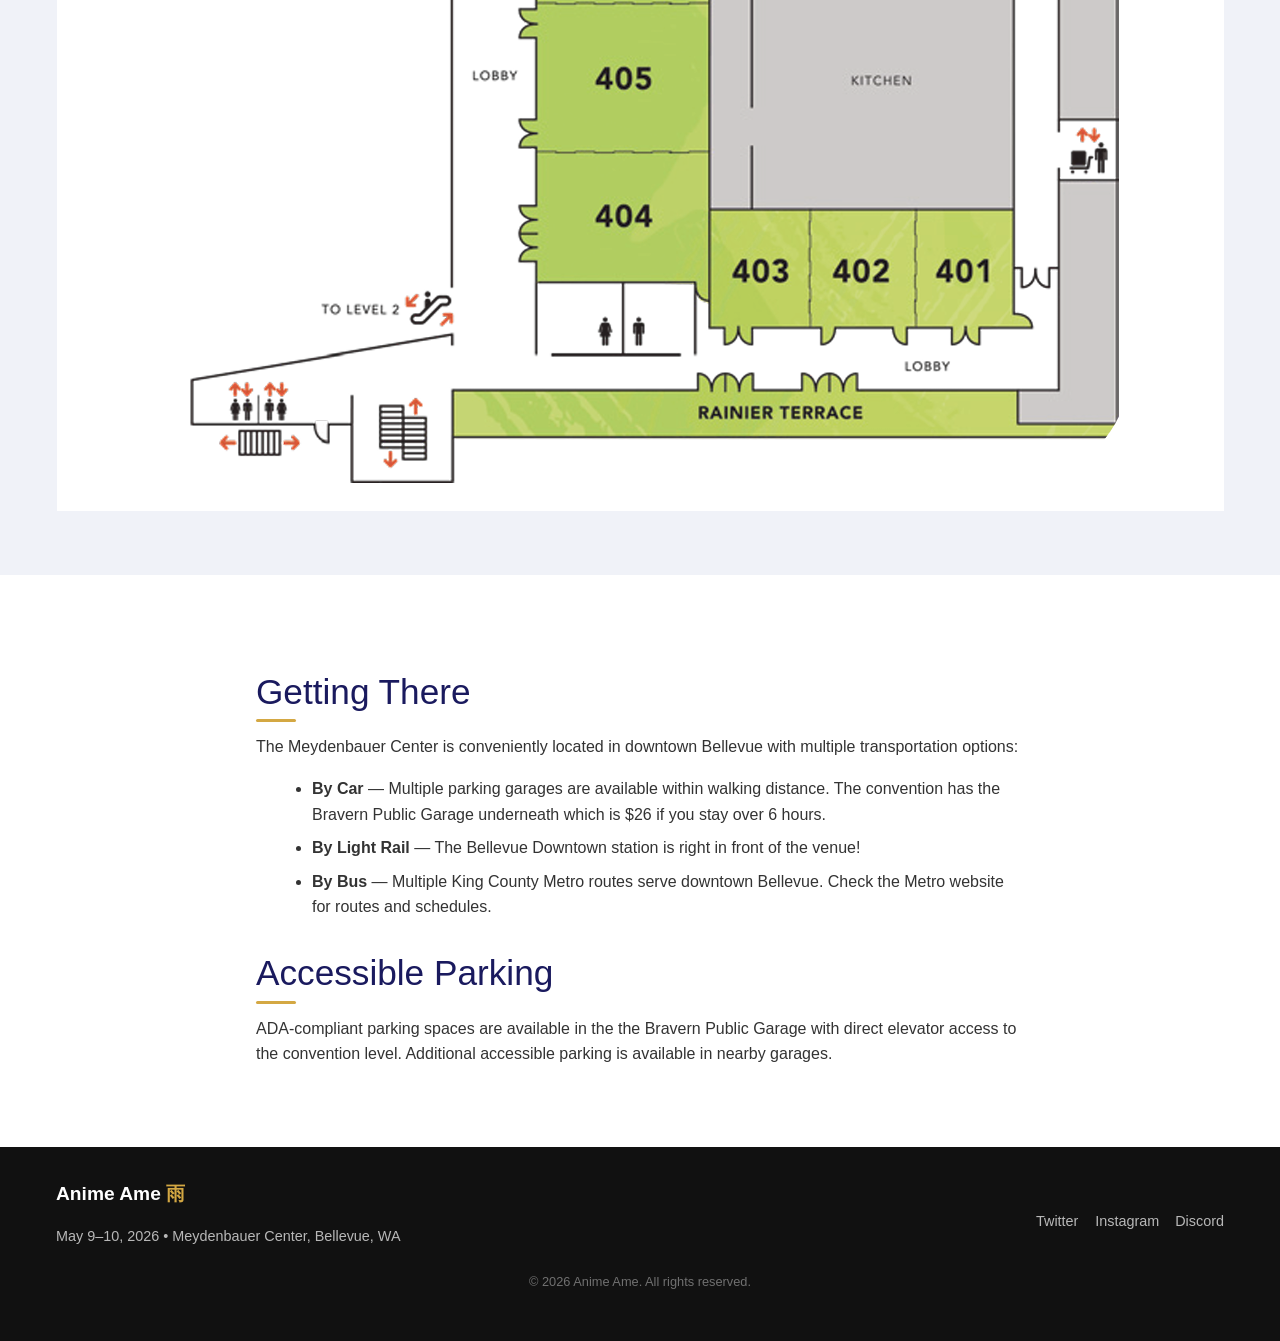
<file: hours-map.html>
<!DOCTYPE html>
<html data-bs-theme="light" lang="en">

<head>
    <meta charset="utf-8">
    <meta name="viewport" content="width=device-width, initial-scale=1.0, shrink-to-fit=no">
    <title>Hours &amp; Maps | Anime Ame 雨</title>
    <link rel="stylesheet" href="assets/bootstrap/css/bootstrap.min.css">
    <link rel="stylesheet" href="assets/css/styles.css">
</head>

<body>
    <nav class="navbar">
        <div class="container"><a href="index.html" class="navbar__logo">Anime Ame <span>雨</span></a><button class="navbar__toggle" aria-label="Toggle navigation" aria-expanded="false"><span></span><span></span><span></span></button>
            <div class="navbar__menu"><a href="about.html">About</a><a href="accessibility.html">Accessibility</a><a href="artist-alley.html">Artist Alley</a><a href="events.html">Events &amp; Activities</a><a href="cosplay.html">Cosplay</a><a href="get-involved.html">Get Involved</a><a href="hours-map.html">Hours &amp; Maps</a><a href="health-safety.html">Health &amp; Safety</a><a href="register.html">Register</a></div>
        </div>
    </nav>
    <section class="page-header">
        <div class="container">
            <h1>Hours &amp; Maps</h1>
            <p>Plan your visit to Anime Ame</p>
        </div>
    </section>
    <section class="section">
        <div class="container">
            <h2 class="section__title">Convention Hours</h2>
            <div>
                <table class="hours-table">
                    <thead>
                        <tr>
                            <th>Day</th>
                            <th>Date</th>
                            <th>Hours</th>
                        </tr>
                    </thead>
                    <tbody>
                        <tr>
                            <td>Friday</td>
                            <td>May 9, 2026</td>
                            <td><strong>10:00 AM – 10:00 PM</strong></td>
                        </tr>
                        <tr>
                            <td>Saturday</td>
                            <td>May 10, 2026</td>
                            <td><strong>10:00 AM – 4:00 PM</strong></td>
                        </tr>
                    </tbody>
                </table>
            </div>
            <p class="section__text" style="margin-top:1rem;">Registration opens 30 minutes before the convention each day. Last entry is 1 hour before closing.</p>
        </div>
    </section>
    <section class="section section--alt">
        <div class="container">
            <h2 class="section__title">Venue Location &amp; Map</h2>
            <p class="section__text"><strong>Meydenbauer Center</strong><br>11100 NE 6th St, Bellevue, WA 98004</p>
        </div><h2 class="section__text">Level 1</h2><img class="img" src="assets/img/level1.png"><h2 class="section__text">Level 2</h2><img class="img" src="assets/img/level2.png"><h2 class="section__text">Level 3</h2><img class="img" src="assets/img/level3.png"><h2 class="section__text">Level 4</h2><img class="img" src="assets/img/level4.png">
    </section>
    <section class="section">
        <div class="container content-block">
            <h2>Getting There</h2>
            <p>The Meydenbauer Center is conveniently located in downtown Bellevue with multiple transportation options:</p>
            <ul>
                <li><strong>By Car</strong> — Multiple parking garages are available within walking distance. The convention has the Bravern Public Garage underneath which is $26 if you stay over 6 hours.</li>
                <li><strong>By Light Rail</strong> — The Bellevue Downtown station is right in front of the venue!</li>
                <li><strong>By Bus</strong> — Multiple King County Metro routes serve downtown Bellevue. Check the Metro website for routes and schedules.</li>
            </ul>
            <h2>Accessible Parking</h2>
            <p>ADA-compliant parking spaces are available in the&nbsp;the Bravern Public Garage&nbsp;with direct elevator access to the convention level. Additional accessible parking is available in nearby garages.</p>
        </div>
    </section>
    <footer class="footer">
        <div class="container">
            <div class="footer__content">
                <div>
                    <p class="footer__logo">Anime Ame <span>雨</span></p>
                    <p class="footer__info">May 9–10, 2026 • Meydenbauer Center, Bellevue, WA</p>
                </div>
                <div class="footer__socials"><a href="#">Twitter</a><a href="#">Instagram</a><a href="#">Discord</a></div>
            </div>
            <p class="footer__copy">© 2026 Anime Ame. All rights reserved.</p>
        </div>
    </footer>
    <script src="assets/bootstrap/js/bootstrap.min.js"></script>
    <script src="assets/js/main.js"></script>
</body>

</html>
</file>
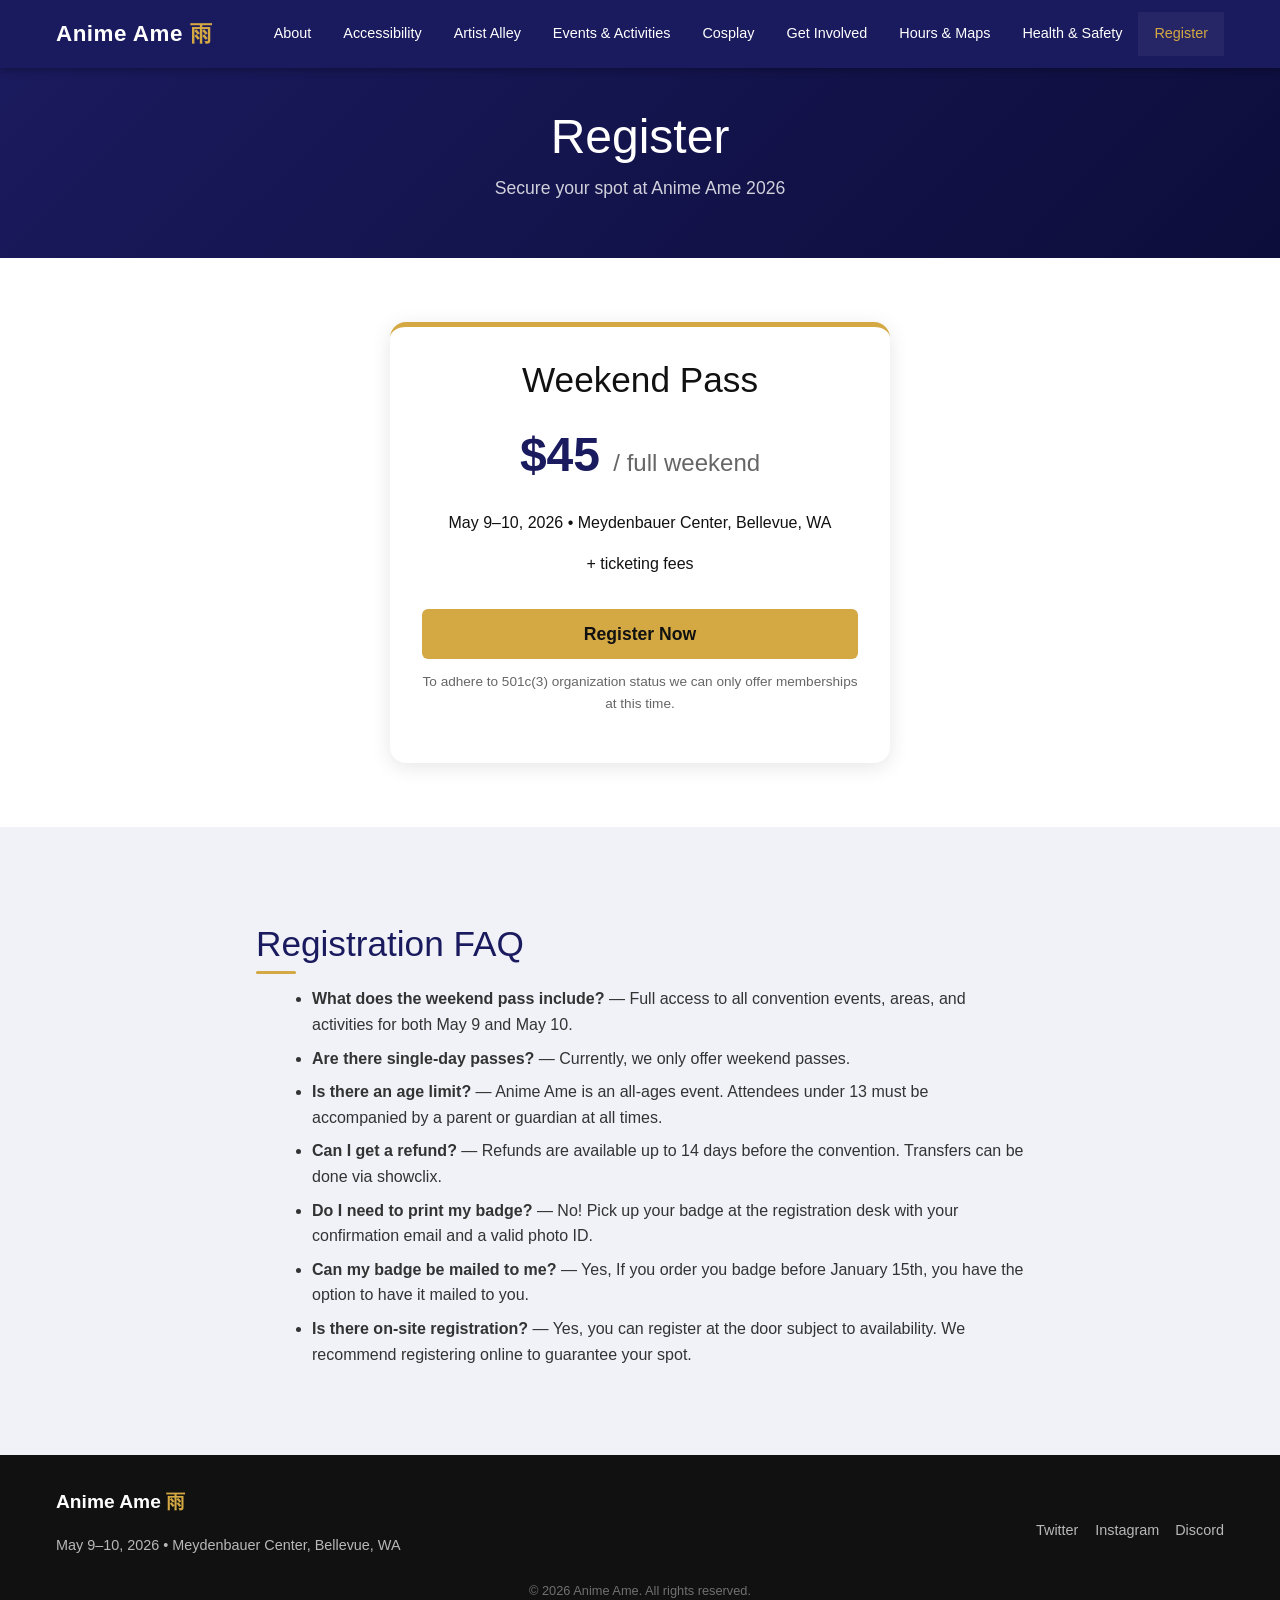
<file: register.html>
<!DOCTYPE html>
<html data-bs-theme="light" lang="en">

<head>
    <meta charset="utf-8">
    <meta name="viewport" content="width=device-width, initial-scale=1.0, shrink-to-fit=no">
    <title>Register | Anime Ame 雨</title>
    <link rel="stylesheet" href="assets/bootstrap/css/bootstrap.min.css">
    <link rel="stylesheet" href="assets/css/styles.css">
</head>

<body>
    <nav class="navbar">
        <div class="container"><a href="index.html" class="navbar__logo">Anime Ame <span>雨</span></a><button class="navbar__toggle" aria-label="Toggle navigation" aria-expanded="false"><span></span><span></span><span></span></button>
            <div class="navbar__menu"><a href="about.html">About</a><a href="accessibility.html">Accessibility</a><a href="artist-alley.html">Artist Alley</a><a href="events.html">Events &amp; Activities</a><a href="cosplay.html">Cosplay</a><a href="get-involved.html">Get Involved</a><a href="hours-map.html">Hours &amp; Maps</a><a href="health-safety.html">Health &amp; Safety</a><a href="register.html">Register</a></div>
        </div>
    </nav>
    <section class="page-header">
        <div class="container">
            <h1>Register</h1>
            <p>Secure your spot at Anime Ame 2026</p>
        </div>
    </section>
    <section class="section">
        <div class="container">
            <div class="register-box">
                <h2>Weekend Pass</h2>
                <p class="price">$45 <span>/ full weekend</span></p>
                <p>May 9–10, 2026 • Meydenbauer Center, Bellevue, WA</p>
                <p>+ ticketing fees</p><button class="btn btn--gold" style="width:100%;margin-top:1rem;font-size:1.1rem;"> Register Now </button>
                <p style="margin-top:0.75rem;font-size:0.85rem;color:#666;">To adhere to 501c(3) organization status we can only offer memberships at this time.</p>
            </div>
        </div>
    </section>
    <section class="section section--alt">
        <div class="container content-block">
            <h2>Registration FAQ</h2>
            <ul>
                <li><strong>What does the weekend pass include?</strong> — Full access to all convention events, areas, and activities for both May 9 and May 10.</li>
                <li><strong>Are there single-day passes?</strong> — Currently, we only offer weekend passes.</li>
                <li><strong>Is there an age limit?</strong> — Anime Ame is an all-ages event. Attendees under 13 must be accompanied by a parent or guardian at all times.</li>
                <li><strong>Can I get a refund?</strong> — Refunds are available up to 14 days before the convention. Transfers can be done via showclix.</li>
                <li><strong>Do I need to print my badge?</strong> — No! Pick up your badge at the registration desk with your confirmation email and a valid photo ID.</li>
                <li><strong>Can my badge be mailed to me?</strong> — Yes, If you order you badge before January 15th, you have the option to have it mailed to you.</li>
                <li><strong>Is there on-site registration?</strong> — Yes, you can register at the door subject to availability. We recommend registering online to guarantee your spot.</li>
            </ul>
        </div>
    </section>
    <footer class="footer">
        <div class="container">
            <div class="footer__content">
                <div>
                    <p class="footer__logo">Anime Ame <span>雨</span></p>
                    <p class="footer__info">May 9–10, 2026 • Meydenbauer Center, Bellevue, WA</p>
                </div>
                <div class="footer__socials"><a href="#">Twitter</a><a href="#">Instagram</a><a href="#">Discord</a></div>
            </div>
            <p class="footer__copy">© 2026 Anime Ame. All rights reserved.</p>
        </div>
    </footer>
    <script src="assets/bootstrap/js/bootstrap.min.js"></script>
    <script src="assets/js/main.js"></script>
</body>

</html>
</file>
<file: assets/css/styles.css>
/* ===================================
   Anime Ame (雨) Convention Website
   Color Palette:
   - Primary (Dark Blue): #1a1a5e
   - Accent (Gold): #d4a843
   - Background: #ffffff
   - Text/Dark: #111111
   - Section Alt BG: #f0f2f8
   =================================== */

/* --- Reset & Base --- */

*, *::before, *::after {
  box-sizing: border-box;
  margin: 0;
  padding: 0;
}

html {
  scroll-behavior: smooth;
}

body {
  font-family: 'Segoe UI', 'Helvetica Neue', Arial, sans-serif;
  color: #111111;
  background-color: #ffffff;
  line-height: 1.6;
  min-height: 100vh;
  display: flex;
  flex-direction: column;
}

a {
  color: #1a1a5e;
  text-decoration: none;
  transition: color 0.2s;
}

a:hover {
  color: #d4a843;
}

img {
  max-width: 100%;
  height: auto;
  align-items: center;
  justify-content: center;
  display: block;
  margin-left: auto;
  margin-right: auto;
}

ul {
  list-style: none;
}

h1, h2, h3, h4 {
  line-height: 1.2;
}

h1 {
  font-size: clamp(1.8rem, 5vw, 3rem);
}

h2 {
  font-size: clamp(1.4rem, 3.5vw, 2.2rem);
}

h3 {
  font-size: clamp(1.1rem, 2.5vw, 1.5rem);
}

.container {
  width: 100%;
  max-width: 1200px;
  margin: 0 auto;
  padding: 0 1rem;
}

/* --- Navbar --- */

.navbar {
  background-color: #1a1a5e;
  padding: 0.75rem 0;
  position: sticky;
  top: 0;
  z-index: 1000;
  box-shadow: 0 2px 8px rgba(0, 0, 0, 0.3);
}

.navbar .container {
  display: flex;
  align-items: center;
  justify-content: space-between;
  flex-wrap: wrap;
}

.navbar__logo {
  color: #ffffff;
  font-size: 1.4rem;
  font-weight: 700;
  letter-spacing: 0.5px;
}

.navbar__logo span {
  color: #d4a843;
}

.navbar__toggle {
  display: flex;
  flex-direction: column;
  gap: 5px;
  background: none;
  border: none;
  cursor: pointer;
  padding: 8px;
  min-width: 44px;
  min-height: 44px;
  align-items: center;
  justify-content: center;
}

.navbar__toggle span {
  display: block;
  width: 24px;
  height: 3px;
  background-color: #ffffff;
  border-radius: 2px;
  transition: transform 0.3s, opacity 0.3s;
}

.navbar__toggle.active span:nth-child(1) {
  transform: rotate(45deg) translate(5px, 6px);
}

.navbar__toggle.active span:nth-child(2) {
  opacity: 0;
}

.navbar__toggle.active span:nth-child(3) {
  transform: rotate(-45deg) translate(5px, -6px);
}

.navbar__menu {
  display: none;
  width: 100%;
  flex-direction: column;
  padding-top: 0.75rem;
}

.navbar__menu.active {
  display: flex;
}

.navbar__menu a {
  color: #ffffff;
  padding: 0.75rem 1rem;
  min-height: 44px;
  display: flex;
  align-items: center;
  border-bottom: 1px solid rgba(255, 255, 255, 0.1);
  font-size: 0.95rem;
}

.navbar__menu a:hover, .navbar__menu a.active {
  color: #d4a843;
  background-color: rgba(255, 255, 255, 0.05);
}

/* --- Hero --- */

.hero {
  background: linear-gradient(135deg, #1a1a5e 0%, #0d0d3b 100%);
  color: #ffffff;
  padding: 3rem 1rem;
  text-align: center;
}

.hero h1 {
  margin-bottom: 0.5rem;
}

.hero h1 .kanji {
  color: #d4a843;
  font-size: 1.1em;
}

.hero__subtitle {
  font-size: clamp(1rem, 2.5vw, 1.3rem);
  color: rgba(255, 255, 255, 0.85);
  margin-bottom: 1rem;
}

.hero__details {
  font-size: clamp(0.9rem, 2vw, 1.1rem);
  color: #d4a843;
  font-weight: 600;
  margin-bottom: 1.5rem;
}

.hero__mascot {
  width: 200px;
  height: 250px;
  margin: 1.5rem auto;
  background-color: rgba(255, 255, 255, 0.1);
  border: 2px dashed #d4a843;
  border-radius: 16px;
  display: flex;
  align-items: center;
  justify-content: center;
  color: rgba(255, 255, 255, 0.5);
  font-size: 0.85rem;
}

/* --- Buttons --- */

.btn {
  display: inline-block;
  padding: 0.75rem 2rem;
  border-radius: 6px;
  font-weight: 600;
  font-size: 1rem;
  cursor: pointer;
  text-align: center;
  min-height: 44px;
  min-width: 44px;
  transition: background-color 0.2s, transform 0.1s;
  border: none;
}

.btn:active {
  transform: scale(0.98);
}

.btn--gold {
  background-color: #d4a843;
  color: #111111;
}

.btn--gold:hover {
  background-color: #c49a38;
  color: #111111;
}

.btn--outline {
  background-color: transparent;
  color: #ffffff;
  border: 2px solid #d4a843;
}

.btn--outline:hover {
  background-color: #d4a843;
  color: #111111;
}

.btn--dark {
  background-color: #1a1a5e;
  color: #ffffff;
}

.btn--dark:hover {
  background-color: #13134a;
}

/* --- Page Header --- */

.page-header {
  background: linear-gradient(135deg, #1a1a5e 0%, #0d0d3b 100%);
  color: #ffffff;
  padding: 2.5rem 1rem;
  text-align: center;
}

.page-header h1 {
  margin-bottom: 0.5rem;
}

.page-header p {
  color: rgba(255, 255, 255, 0.8);
  font-size: clamp(0.95rem, 2vw, 1.1rem);
}

/* --- Section --- */

.section {
  padding: 3rem 0;
}

.section--alt {
  background-color: #f0f2f8;
}

.section__title {
  color: #1a1a5e;
  margin-bottom: 1rem;
  text-align: center;
}

.section__title::after {
  content: '';
  display: block;
  width: 60px;
  height: 3px;
  background-color: #d4a843;
  margin: 0.5rem auto 0;
  border-radius: 2px;
}

.section__text {
  max-width: 800px;
  margin: 0 auto 1.5rem;
  text-align: center;
  color: #333;
}

/* --- Cards Grid --- */

.cards {
  display: grid;
  grid-template-columns: 1fr;
  gap: 1.5rem;
  padding: 1rem 0;
}

.card {
  background: #ffffff;
  border-radius: 12px;
  padding: 1.5rem;
  box-shadow: 0 2px 12px rgba(0, 0, 0, 0.08);
  border-top: 4px solid #d4a843;
  transition: transform 0.2s, box-shadow 0.2s;
}

.card:hover {
  transform: translateY(-4px);
  box-shadow: 0 6px 20px rgba(0, 0, 0, 0.12);
}

.card h3 {
  color: #1a1a5e;
  margin-bottom: 0.5rem;
}

.card p {
  color: #444;
  font-size: 0.95rem;
}

/* --- Quick Links (Home) --- */

.quick-links {
  display: grid;
  grid-template-columns: 1fr;
  gap: 1rem;
  padding: 1rem 0;
}

.quick-links a {
  display: flex;
  align-items: center;
  justify-content: center;
  padding: 1.25rem;
  background-color: #1a1a5e;
  color: #ffffff;
  border-radius: 8px;
  font-weight: 600;
  font-size: 1rem;
  min-height: 44px;
  transition: background-color 0.2s;
}

.quick-links a:hover {
  background-color: #d4a843;
  color: #111111;
}

/* --- Schedule Tabs --- */

.schedule-tabs {
  display: flex;
  gap: 0;
  margin-bottom: 1.5rem;
  border-bottom: 3px solid #1a1a5e;
}

.schedule-tabs button {
  flex: 1;
  padding: 0.75rem 1rem;
  background: #f0f2f8;
  border: none;
  cursor: pointer;
  font-size: 1rem;
  font-weight: 600;
  color: #1a1a5e;
  min-height: 44px;
  transition: background-color 0.2s, color 0.2s;
}

.schedule-tabs button.active {
  background-color: #1a1a5e;
  color: #ffffff;
}

.schedule-tabs button:hover:not(.active) {
  background-color: #dde0ec;
}

.schedule-panel {
  display: none;
}

.schedule-panel.active {
  display: block;
}

.schedule-item {
  display: flex;
  flex-direction: column;
  padding: 1rem;
  border-left: 4px solid #d4a843;
  margin-bottom: 1rem;
  background: #ffffff;
  border-radius: 0 8px 8px 0;
  box-shadow: 0 1px 6px rgba(0, 0, 0, 0.06);
}

.schedule-item__time {
  font-weight: 700;
  color: #d4a843;
  font-size: 0.9rem;
  margin-bottom: 0.25rem;
}

.schedule-item__title {
  font-weight: 600;
  color: #1a1a5e;
  font-size: 1rem;
}

.schedule-item__location {
  font-size: 0.85rem;
  color: #666;
}

/* --- Meetup Tabs --- */

.meetup-tabs {
  display: flex;
  gap: 0;
  margin-bottom: 1.5rem;
  border-bottom: 3px solid #1a1a5e;
}

.meetup-tabs button {
  flex: 1;
  padding: 0.75rem 1rem;
  background: #f0f2f8;
  border: none;
  cursor: pointer;
  font-size: 1rem;
  font-weight: 600;
  color: #1a1a5e;
  min-height: 44px;
  transition: background-color 0.2s, color 0.2s;
}

.meetup-tabs button.active {
  background-color: #1a1a5e;
  color: #ffffff;
}

.meetup-tabs button:hover:not(.active) {
  background-color: #dde0ec;
}

.meetup-panel {
  display: none;
}

.meetup-panel.active {
  display: block;
}

.meetup-item {
  display: flex;
  flex-direction: column;
  padding: 1rem;
  border-left: 4px solid #d4a843;
  margin-bottom: 1rem;
  background: #ffffff;
  border-radius: 0 8px 8px 0;
  box-shadow: 0 1px 6px rgba(0, 0, 0, 0.06);
}

.meetup-item__time {
  font-weight: 700;
  color: #d4a843;
  font-size: 0.9rem;
  margin-bottom: 0.25rem;
}

.meetup-item__title {
  font-weight: 600;
  color: #1a1a5e;
  font-size: 1rem;
}

.meetup-item__location {
  font-size: 0.85rem;
  color: #666;
}

/* --- Hours Table --- */

.hours-table {
  width: 100%;
  border-collapse: collapse;
  margin: 1rem 0;
}

.hours-table th, .hours-table td {
  padding: 1rem;
  text-align: left;
  border-bottom: 1px solid #ddd;
}

.hours-table th {
  background-color: #1a1a5e;
  color: #ffffff;
  font-weight: 600;
}

.hours-table td {
  font-size: 1rem;
}

.hours-table tr:nth-child(even) {
  background-color: #f0f2f8;
}

/* --- Map Wrapper --- */

.map-wrapper {
  position: relative;
  width: 100%;
  padding-bottom: 56.25%;
  height: 0;
  overflow: hidden;
  border-radius: 12px;
  margin: 1.5rem 0;
  box-shadow: 0 2px 12px rgba(0, 0, 0, 0.1);
}

.map-wrapper iframe {
  position: absolute;
  top: 0;
  left: 0;
  width: 100%;
  height: 100%;
  border: 0;
}

/* --- Register Page --- */

.register-box {
  max-width: 500px;
  margin: 0 auto;
  text-align: center;
  padding: 2rem;
  background: #ffffff;
  border-radius: 16px;
  box-shadow: 0 4px 20px rgba(0, 0, 0, 0.1);
  border-top: 5px solid #d4a843;
}

.register-box .price {
  font-size: clamp(2rem, 5vw, 3rem);
  font-weight: 700;
  color: #1a1a5e;
  margin: 1rem 0;
}

.register-box .price span {
  font-size: 0.5em;
  color: #666;
  font-weight: 400;
}

.register-box ul {
  text-align: left;
  margin: 1.5rem 0;
  padding-left: 0;
}

.register-box ul li {
  padding: 0.5rem 0;
  padding-left: 1.5rem;
  position: relative;
  color: #333;
}

.register-box ul li::before {
  content: '\2713';
  position: absolute;
  left: 0;
  color: #d4a843;
  font-weight: 700;
}

/* --- Involvement Sections --- */

.involve-section {
  padding: 2rem 0;
  border-bottom: 1px solid #eee;
}

.involve-section:last-child {
  border-bottom: none;
}

.involve-section h3 {
  color: #1a1a5e;
  margin-bottom: 0.5rem;
}

.involve-section h3::before {
  content: '\2605 ';
  color: #d4a843;
}

/* --- Accessibility Features List --- */

.features-list {
  max-width: 800px;
  margin: 0 auto;
}

.features-list li {
  padding: 1rem 0 1rem 2.5rem;
  position: relative;
  border-bottom: 1px solid #eee;
  line-height: 1.5;
}

.features-list li::before {
  content: '\2714';
  position: absolute;
  left: 0;
  font-size: 1.1rem;
  color: #d4a843;
}

/* --- Content Block --- */

.content-block {
  max-width: 800px;
  margin: 0 auto;
  padding: 0 1rem;
}

.content-block h2 {
  color: #1a1a5e;
  margin: 2rem 0 0.75rem;
}

.content-block h2::after {
  content: '';
  display: block;
  width: 40px;
  height: 3px;
  background-color: #d4a843;
  margin-top: 0.4rem;
  border-radius: 2px;
}

.content-block p {
  margin-bottom: 1rem;
  color: #333;
}

.content-block ul {
  margin: 0.5rem 0 1.5rem 1.5rem;
  list-style: disc;
}

.content-block ul li {
  margin-bottom: 0.5rem;
  color: #333;
}

/* --- Footer --- */

.footer {
  background-color: #111111;
  color: #ffffff;
  padding: 2rem 1rem;
  margin-top: auto;
  text-align: center;
}

.footer__content {
  display: flex;
  flex-direction: column;
  gap: 1rem;
  align-items: center;
}

.footer__logo {
  font-size: 1.2rem;
  font-weight: 700;
}

.footer__logo span {
  color: #d4a843;
}

.footer__info {
  font-size: 0.9rem;
  color: rgba(255, 255, 255, 0.7);
}

.footer__socials {
  display: flex;
  gap: 1rem;
}

.footer__socials a {
  color: rgba(255, 255, 255, 0.7);
  font-size: 0.9rem;
  min-width: 44px;
  min-height: 44px;
  display: flex;
  align-items: center;
  justify-content: center;
}

.footer__socials a:hover {
  color: #d4a843;
}

.footer__copy {
  font-size: 0.8rem;
  color: rgba(255, 255, 255, 0.4);
  margin-top: 0.5rem;
}

/* --- Tablet (768px+) --- */

@media (min-width: 768px) {
  .navbar__toggle {
    display: none;
  }
}

@media (min-width: 768px) {
  .navbar__menu {
    display: flex;
    width: auto;
    flex-direction: row;
    flex-wrap: wrap;
    padding-top: 0;
    gap: 0;
    justify-content: flex-end;
  }
}

@media (min-width: 768px) {
  .navbar__menu a {
    padding: 0.5rem 0.75rem;
    border-bottom: none;
    font-size: 0.85rem;
  }
}

@media (min-width: 768px) {
  .cards {
    grid-template-columns: repeat(2, 1fr);
  }
}

@media (min-width: 768px) {
  .quick-links {
    grid-template-columns: repeat(2, 1fr);
  }
}

@media (min-width: 768px) {
  .hero {
    padding: 4rem 2rem;
  }
}

@media (min-width: 768px) {
  .hero__mascot {
    width: 240px;
    height: 300px;
  }
}

@media (min-width: 768px) {
  .footer__content {
    flex-direction: row;
    justify-content: space-between;
    text-align: left;
  }
}

@media (min-width: 768px) {
  .schedule-item {
    flex-direction: row;
    align-items: center;
    gap: 1.5rem;
  }
}

@media (min-width: 768px) {
  .schedule-item__time {
    min-width: 120px;
    margin-bottom: 0;
  }
}

/* --- Desktop (1024px+) --- */

@media (min-width: 1024px) {
  .navbar__menu a {
    padding: 0.5rem 1rem;
    font-size: 0.9rem;
  }
}

@media (min-width: 1024px) {
  .cards {
    grid-template-columns: repeat(3, 1fr);
  }
}

@media (min-width: 1024px) {
  .quick-links {
    grid-template-columns: repeat(3, 1fr);
  }
}

@media (min-width: 1024px) {
  .hero {
    padding: 5rem 2rem;
  }
}

@media (min-width: 1024px) {
  .hero__mascot {
    width: 280px;
    height: 350px;
  }
}

@media (min-width: 1024px) {
  .section {
    padding: 4rem 0;
  }
}

.meetup-tabs {
  gap: 0;
  margin-bottom: 1.5rem;
}
</file>
